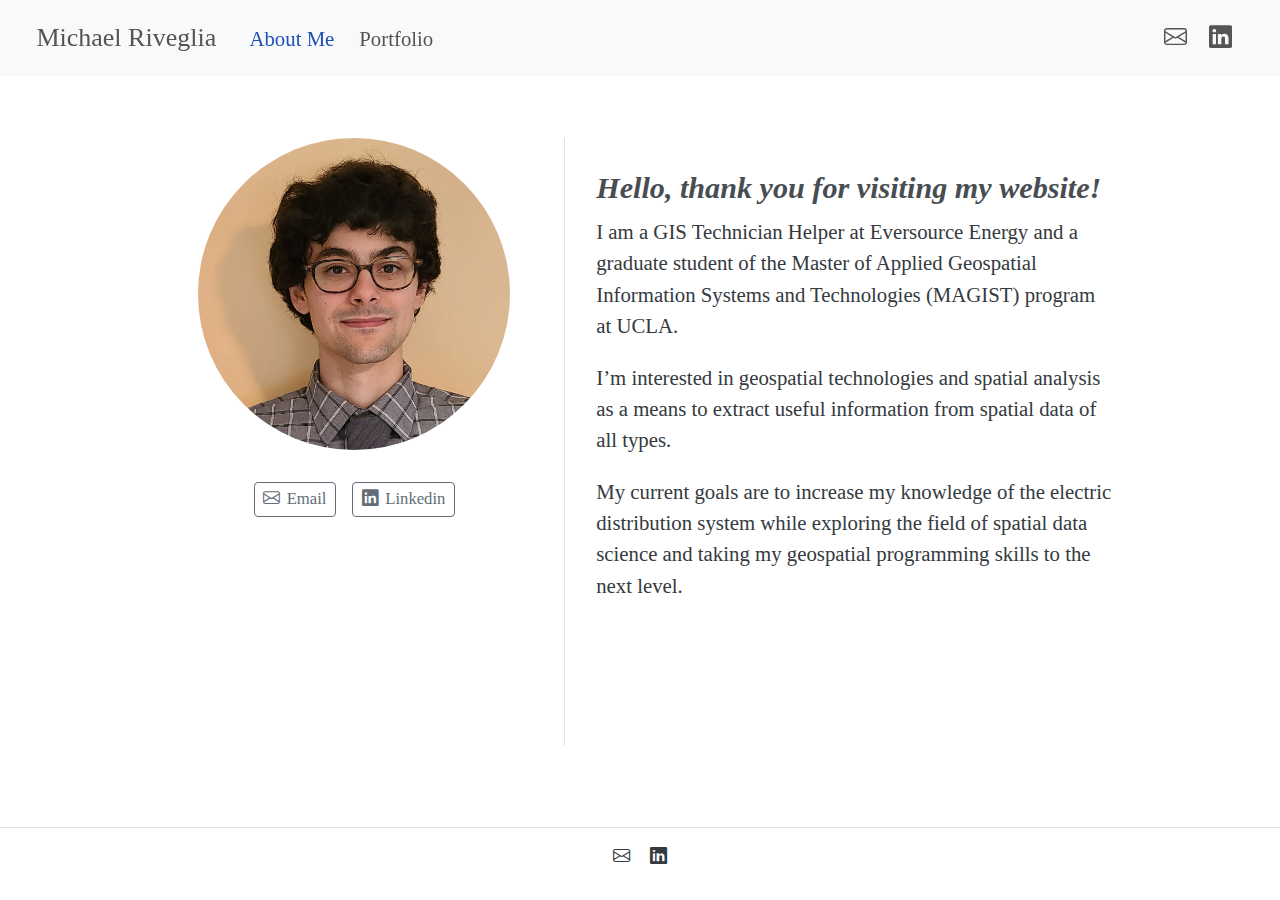
<file: docs/index.html>
<!DOCTYPE html>
<html xmlns="http://www.w3.org/1999/xhtml" lang="en" xml:lang="en"><head>

<meta charset="utf-8">
<meta name="generator" content="quarto-1.4.553">

<meta name="viewport" content="width=device-width, initial-scale=1.0, user-scalable=yes">


<title>Michael Riveglia</title>
<style>
code{white-space: pre-wrap;}
span.smallcaps{font-variant: small-caps;}
div.columns{display: flex; gap: min(4vw, 1.5em);}
div.column{flex: auto; overflow-x: auto;}
div.hanging-indent{margin-left: 1.5em; text-indent: -1.5em;}
ul.task-list{list-style: none;}
ul.task-list li input[type="checkbox"] {
  width: 0.8em;
  margin: 0 0.8em 0.2em -1em; /* quarto-specific, see https://github.com/quarto-dev/quarto-cli/issues/4556 */ 
  vertical-align: middle;
}
</style>


<script src="site_libs/quarto-nav/quarto-nav.js"></script>
<script src="site_libs/quarto-nav/headroom.min.js"></script>
<script src="site_libs/clipboard/clipboard.min.js"></script>
<script src="site_libs/quarto-search/autocomplete.umd.js"></script>
<script src="site_libs/quarto-search/fuse.min.js"></script>
<script src="site_libs/quarto-search/quarto-search.js"></script>
<meta name="quarto:offset" content="./">
<script src="site_libs/quarto-html/quarto.js"></script>
<script src="site_libs/quarto-html/popper.min.js"></script>
<script src="site_libs/quarto-html/tippy.umd.min.js"></script>
<link href="site_libs/quarto-html/tippy.css" rel="stylesheet">
<link href="site_libs/quarto-html/quarto-syntax-highlighting.css" rel="stylesheet" id="quarto-text-highlighting-styles">
<script src="site_libs/bootstrap/bootstrap.min.js"></script>
<link href="site_libs/bootstrap/bootstrap-icons.css" rel="stylesheet">
<link href="site_libs/bootstrap/bootstrap.min.css" rel="stylesheet" id="quarto-bootstrap" data-mode="light">
<script id="quarto-search-options" type="application/json">{
  "location": "sidebar",
  "copy-button": false,
  "collapse-after": 3,
  "panel-placement": "start",
  "type": "textbox",
  "limit": 50,
  "keyboard-shortcut": [
    "f",
    "/",
    "s"
  ],
  "language": {
    "search-no-results-text": "No results",
    "search-matching-documents-text": "matching documents",
    "search-copy-link-title": "Copy link to search",
    "search-hide-matches-text": "Hide additional matches",
    "search-more-match-text": "more match in this document",
    "search-more-matches-text": "more matches in this document",
    "search-clear-button-title": "Clear",
    "search-text-placeholder": "",
    "search-detached-cancel-button-title": "Cancel",
    "search-submit-button-title": "Submit",
    "search-label": "Search"
  }
}</script>


<link rel="stylesheet" href="styles.css">
</head>

<body class="nav-fixed fullcontent">

<div id="quarto-search-results"></div>
  <header id="quarto-header" class="headroom fixed-top">
    <nav class="navbar navbar-expand-lg " data-bs-theme="dark">
      <div class="navbar-container container-fluid">
      <div class="navbar-brand-container mx-auto">
    <a class="navbar-brand" href="./index.html">
    <span class="navbar-title">Michael Riveglia</span>
    </a>
  </div>
          <button class="navbar-toggler" type="button" data-bs-toggle="collapse" data-bs-target="#navbarCollapse" aria-controls="navbarCollapse" aria-expanded="false" aria-label="Toggle navigation" onclick="if (window.quartoToggleHeadroom) { window.quartoToggleHeadroom(); }">
  <span class="navbar-toggler-icon"></span>
</button>
          <div class="collapse navbar-collapse" id="navbarCollapse">
            <ul class="navbar-nav navbar-nav-scroll me-auto">
  <li class="nav-item">
    <a class="nav-link active" href="./index.html" aria-current="page"> 
<span class="menu-text">About Me</span></a>
  </li>  
  <li class="nav-item">
    <a class="nav-link" href="./portfolio.html"> 
<span class="menu-text">Portfolio</span></a>
  </li>  
</ul>
            <ul class="navbar-nav navbar-nav-scroll ms-auto">
  <li class="nav-item compact">
    <a class="nav-link" href="mailto:mfriveglia@gmail.com"> <i class="bi bi-envelope" role="img">
</i> 
<span class="menu-text"></span></a>
  </li>  
  <li class="nav-item compact">
    <a class="nav-link" href="https://www.linkedin.com/in/michael-riveglia/"> <i class="bi bi-linkedin" role="img">
</i> 
<span class="menu-text"></span></a>
  </li>  
</ul>
          </div> <!-- /navcollapse -->
          <div class="quarto-navbar-tools">
</div>
      </div> <!-- /container-fluid -->
    </nav>
</header>
<!-- content -->
<div id="quarto-content" class="quarto-container page-columns page-rows-contents page-layout-article page-navbar">
<!-- sidebar -->
<!-- margin-sidebar -->
    
<!-- main -->
<div class="quarto-about-trestles content">
  <div class="about-entity">
    <img src="Michael_Riveglia.png" class="about-image
  round " style="height: 15em; width: 15em;">
    <div class="about-links">
  <a href="mailto:mfriveglia@gmail.com" class="about-link" rel="" target="">
    <i class="bi bi-envelope"></i>
     <span class="about-link-text">Email</span>
  </a>
  <a href="https://www.linkedin.com/in/michael-riveglia/" class="about-link" rel="" target="">
    <i class="bi bi-linkedin"></i>
     <span class="about-link-text">Linkedin</span>
  </a>
</div>
  </div>
  <div class="about-contents"><main class="content" id="quarto-document-content">
<section id="hello-thank-you-for-visiting-my-website" class="level3">
<h3 data-anchor-id="hello-thank-you-for-visiting-my-website"><em>Hello, thank you for visiting my website!</em></h3>
<p>I am a GIS Technician Helper at Eversource Energy and a graduate student of the Master of Applied Geospatial Information Systems and Technologies (MAGIST) program at UCLA.</p>
<p>I’m interested in geospatial technologies and spatial analysis as a means to extract useful information from spatial data of all types.</p>
<p>My current goals are to increase my knowledge of the electric distribution system while exploring the field of spatial data science and taking my geospatial programming skills to the next level.</p>


</section>
</main></div>
</div>
 <!-- /main -->
<script id="quarto-html-after-body" type="application/javascript">
window.document.addEventListener("DOMContentLoaded", function (event) {
  const toggleBodyColorMode = (bsSheetEl) => {
    const mode = bsSheetEl.getAttribute("data-mode");
    const bodyEl = window.document.querySelector("body");
    if (mode === "dark") {
      bodyEl.classList.add("quarto-dark");
      bodyEl.classList.remove("quarto-light");
    } else {
      bodyEl.classList.add("quarto-light");
      bodyEl.classList.remove("quarto-dark");
    }
  }
  const toggleBodyColorPrimary = () => {
    const bsSheetEl = window.document.querySelector("link#quarto-bootstrap");
    if (bsSheetEl) {
      toggleBodyColorMode(bsSheetEl);
    }
  }
  toggleBodyColorPrimary();  
  const isCodeAnnotation = (el) => {
    for (const clz of el.classList) {
      if (clz.startsWith('code-annotation-')) {                     
        return true;
      }
    }
    return false;
  }
  const clipboard = new window.ClipboardJS('.code-copy-button', {
    text: function(trigger) {
      const codeEl = trigger.previousElementSibling.cloneNode(true);
      for (const childEl of codeEl.children) {
        if (isCodeAnnotation(childEl)) {
          childEl.remove();
        }
      }
      return codeEl.innerText;
    }
  });
  clipboard.on('success', function(e) {
    // button target
    const button = e.trigger;
    // don't keep focus
    button.blur();
    // flash "checked"
    button.classList.add('code-copy-button-checked');
    var currentTitle = button.getAttribute("title");
    button.setAttribute("title", "Copied!");
    let tooltip;
    if (window.bootstrap) {
      button.setAttribute("data-bs-toggle", "tooltip");
      button.setAttribute("data-bs-placement", "left");
      button.setAttribute("data-bs-title", "Copied!");
      tooltip = new bootstrap.Tooltip(button, 
        { trigger: "manual", 
          customClass: "code-copy-button-tooltip",
          offset: [0, -8]});
      tooltip.show();    
    }
    setTimeout(function() {
      if (tooltip) {
        tooltip.hide();
        button.removeAttribute("data-bs-title");
        button.removeAttribute("data-bs-toggle");
        button.removeAttribute("data-bs-placement");
      }
      button.setAttribute("title", currentTitle);
      button.classList.remove('code-copy-button-checked');
    }, 1000);
    // clear code selection
    e.clearSelection();
  });
    var localhostRegex = new RegExp(/^(?:http|https):\/\/localhost\:?[0-9]*\//);
    var mailtoRegex = new RegExp(/^mailto:/);
      var filterRegex = new RegExp('/' + window.location.host + '/');
    var isInternal = (href) => {
        return filterRegex.test(href) || localhostRegex.test(href) || mailtoRegex.test(href);
    }
    // Inspect non-navigation links and adorn them if external
 	var links = window.document.querySelectorAll('a[href]:not(.nav-link):not(.navbar-brand):not(.toc-action):not(.sidebar-link):not(.sidebar-item-toggle):not(.pagination-link):not(.no-external):not([aria-hidden]):not(.dropdown-item):not(.quarto-navigation-tool)');
    for (var i=0; i<links.length; i++) {
      const link = links[i];
      if (!isInternal(link.href)) {
        // undo the damage that might have been done by quarto-nav.js in the case of
        // links that we want to consider external
        if (link.dataset.originalHref !== undefined) {
          link.href = link.dataset.originalHref;
        }
      }
    }
  function tippyHover(el, contentFn, onTriggerFn, onUntriggerFn) {
    const config = {
      allowHTML: true,
      maxWidth: 500,
      delay: 100,
      arrow: false,
      appendTo: function(el) {
          return el.parentElement;
      },
      interactive: true,
      interactiveBorder: 10,
      theme: 'quarto',
      placement: 'bottom-start',
    };
    if (contentFn) {
      config.content = contentFn;
    }
    if (onTriggerFn) {
      config.onTrigger = onTriggerFn;
    }
    if (onUntriggerFn) {
      config.onUntrigger = onUntriggerFn;
    }
    window.tippy(el, config); 
  }
  const noterefs = window.document.querySelectorAll('a[role="doc-noteref"]');
  for (var i=0; i<noterefs.length; i++) {
    const ref = noterefs[i];
    tippyHover(ref, function() {
      // use id or data attribute instead here
      let href = ref.getAttribute('data-footnote-href') || ref.getAttribute('href');
      try { href = new URL(href).hash; } catch {}
      const id = href.replace(/^#\/?/, "");
      const note = window.document.getElementById(id);
      if (note) {
        return note.innerHTML;
      } else {
        return "";
      }
    });
  }
  const xrefs = window.document.querySelectorAll('a.quarto-xref');
  const processXRef = (id, note) => {
    // Strip column container classes
    const stripColumnClz = (el) => {
      el.classList.remove("page-full", "page-columns");
      if (el.children) {
        for (const child of el.children) {
          stripColumnClz(child);
        }
      }
    }
    stripColumnClz(note)
    if (id === null || id.startsWith('sec-')) {
      // Special case sections, only their first couple elements
      const container = document.createElement("div");
      if (note.children && note.children.length > 2) {
        container.appendChild(note.children[0].cloneNode(true));
        for (let i = 1; i < note.children.length; i++) {
          const child = note.children[i];
          if (child.tagName === "P" && child.innerText === "") {
            continue;
          } else {
            container.appendChild(child.cloneNode(true));
            break;
          }
        }
        if (window.Quarto?.typesetMath) {
          window.Quarto.typesetMath(container);
        }
        return container.innerHTML
      } else {
        if (window.Quarto?.typesetMath) {
          window.Quarto.typesetMath(note);
        }
        return note.innerHTML;
      }
    } else {
      // Remove any anchor links if they are present
      const anchorLink = note.querySelector('a.anchorjs-link');
      if (anchorLink) {
        anchorLink.remove();
      }
      if (window.Quarto?.typesetMath) {
        window.Quarto.typesetMath(note);
      }
      // TODO in 1.5, we should make sure this works without a callout special case
      if (note.classList.contains("callout")) {
        return note.outerHTML;
      } else {
        return note.innerHTML;
      }
    }
  }
  for (var i=0; i<xrefs.length; i++) {
    const xref = xrefs[i];
    tippyHover(xref, undefined, function(instance) {
      instance.disable();
      let url = xref.getAttribute('href');
      let hash = undefined; 
      if (url.startsWith('#')) {
        hash = url;
      } else {
        try { hash = new URL(url).hash; } catch {}
      }
      if (hash) {
        const id = hash.replace(/^#\/?/, "");
        const note = window.document.getElementById(id);
        if (note !== null) {
          try {
            const html = processXRef(id, note.cloneNode(true));
            instance.setContent(html);
          } finally {
            instance.enable();
            instance.show();
          }
        } else {
          // See if we can fetch this
          fetch(url.split('#')[0])
          .then(res => res.text())
          .then(html => {
            const parser = new DOMParser();
            const htmlDoc = parser.parseFromString(html, "text/html");
            const note = htmlDoc.getElementById(id);
            if (note !== null) {
              const html = processXRef(id, note);
              instance.setContent(html);
            } 
          }).finally(() => {
            instance.enable();
            instance.show();
          });
        }
      } else {
        // See if we can fetch a full url (with no hash to target)
        // This is a special case and we should probably do some content thinning / targeting
        fetch(url)
        .then(res => res.text())
        .then(html => {
          const parser = new DOMParser();
          const htmlDoc = parser.parseFromString(html, "text/html");
          const note = htmlDoc.querySelector('main.content');
          if (note !== null) {
            // This should only happen for chapter cross references
            // (since there is no id in the URL)
            // remove the first header
            if (note.children.length > 0 && note.children[0].tagName === "HEADER") {
              note.children[0].remove();
            }
            const html = processXRef(null, note);
            instance.setContent(html);
          } 
        }).finally(() => {
          instance.enable();
          instance.show();
        });
      }
    }, function(instance) {
    });
  }
      let selectedAnnoteEl;
      const selectorForAnnotation = ( cell, annotation) => {
        let cellAttr = 'data-code-cell="' + cell + '"';
        let lineAttr = 'data-code-annotation="' +  annotation + '"';
        const selector = 'span[' + cellAttr + '][' + lineAttr + ']';
        return selector;
      }
      const selectCodeLines = (annoteEl) => {
        const doc = window.document;
        const targetCell = annoteEl.getAttribute("data-target-cell");
        const targetAnnotation = annoteEl.getAttribute("data-target-annotation");
        const annoteSpan = window.document.querySelector(selectorForAnnotation(targetCell, targetAnnotation));
        const lines = annoteSpan.getAttribute("data-code-lines").split(",");
        const lineIds = lines.map((line) => {
          return targetCell + "-" + line;
        })
        let top = null;
        let height = null;
        let parent = null;
        if (lineIds.length > 0) {
            //compute the position of the single el (top and bottom and make a div)
            const el = window.document.getElementById(lineIds[0]);
            top = el.offsetTop;
            height = el.offsetHeight;
            parent = el.parentElement.parentElement;
          if (lineIds.length > 1) {
            const lastEl = window.document.getElementById(lineIds[lineIds.length - 1]);
            const bottom = lastEl.offsetTop + lastEl.offsetHeight;
            height = bottom - top;
          }
          if (top !== null && height !== null && parent !== null) {
            // cook up a div (if necessary) and position it 
            let div = window.document.getElementById("code-annotation-line-highlight");
            if (div === null) {
              div = window.document.createElement("div");
              div.setAttribute("id", "code-annotation-line-highlight");
              div.style.position = 'absolute';
              parent.appendChild(div);
            }
            div.style.top = top - 2 + "px";
            div.style.height = height + 4 + "px";
            div.style.left = 0;
            let gutterDiv = window.document.getElementById("code-annotation-line-highlight-gutter");
            if (gutterDiv === null) {
              gutterDiv = window.document.createElement("div");
              gutterDiv.setAttribute("id", "code-annotation-line-highlight-gutter");
              gutterDiv.style.position = 'absolute';
              const codeCell = window.document.getElementById(targetCell);
              const gutter = codeCell.querySelector('.code-annotation-gutter');
              gutter.appendChild(gutterDiv);
            }
            gutterDiv.style.top = top - 2 + "px";
            gutterDiv.style.height = height + 4 + "px";
          }
          selectedAnnoteEl = annoteEl;
        }
      };
      const unselectCodeLines = () => {
        const elementsIds = ["code-annotation-line-highlight", "code-annotation-line-highlight-gutter"];
        elementsIds.forEach((elId) => {
          const div = window.document.getElementById(elId);
          if (div) {
            div.remove();
          }
        });
        selectedAnnoteEl = undefined;
      };
        // Handle positioning of the toggle
    window.addEventListener(
      "resize",
      throttle(() => {
        elRect = undefined;
        if (selectedAnnoteEl) {
          selectCodeLines(selectedAnnoteEl);
        }
      }, 10)
    );
    function throttle(fn, ms) {
    let throttle = false;
    let timer;
      return (...args) => {
        if(!throttle) { // first call gets through
            fn.apply(this, args);
            throttle = true;
        } else { // all the others get throttled
            if(timer) clearTimeout(timer); // cancel #2
            timer = setTimeout(() => {
              fn.apply(this, args);
              timer = throttle = false;
            }, ms);
        }
      };
    }
      // Attach click handler to the DT
      const annoteDls = window.document.querySelectorAll('dt[data-target-cell]');
      for (const annoteDlNode of annoteDls) {
        annoteDlNode.addEventListener('click', (event) => {
          const clickedEl = event.target;
          if (clickedEl !== selectedAnnoteEl) {
            unselectCodeLines();
            const activeEl = window.document.querySelector('dt[data-target-cell].code-annotation-active');
            if (activeEl) {
              activeEl.classList.remove('code-annotation-active');
            }
            selectCodeLines(clickedEl);
            clickedEl.classList.add('code-annotation-active');
          } else {
            // Unselect the line
            unselectCodeLines();
            clickedEl.classList.remove('code-annotation-active');
          }
        });
      }
  const findCites = (el) => {
    const parentEl = el.parentElement;
    if (parentEl) {
      const cites = parentEl.dataset.cites;
      if (cites) {
        return {
          el,
          cites: cites.split(' ')
        };
      } else {
        return findCites(el.parentElement)
      }
    } else {
      return undefined;
    }
  };
  var bibliorefs = window.document.querySelectorAll('a[role="doc-biblioref"]');
  for (var i=0; i<bibliorefs.length; i++) {
    const ref = bibliorefs[i];
    const citeInfo = findCites(ref);
    if (citeInfo) {
      tippyHover(citeInfo.el, function() {
        var popup = window.document.createElement('div');
        citeInfo.cites.forEach(function(cite) {
          var citeDiv = window.document.createElement('div');
          citeDiv.classList.add('hanging-indent');
          citeDiv.classList.add('csl-entry');
          var biblioDiv = window.document.getElementById('ref-' + cite);
          if (biblioDiv) {
            citeDiv.innerHTML = biblioDiv.innerHTML;
          }
          popup.appendChild(citeDiv);
        });
        return popup.innerHTML;
      });
    }
  }
});
</script>
</div> <!-- /content -->
<footer class="footer">
  <div class="nav-footer">
    <div class="nav-footer-left">
      &nbsp;
    </div>   
    <div class="nav-footer-center">
      <ul class="footer-items list-unstyled">
    <li class="nav-item compact">
    <a class="nav-link" href="mailto:mfriveglia@gmail.com">
      <i class="bi bi-envelope" role="img">
</i> 
    </a>
  </li>  
    <li class="nav-item compact">
    <a class="nav-link" href="https://www.linkedin.com/in/michael-riveglia/">
      <i class="bi bi-linkedin" role="img">
</i> 
    </a>
  </li>  
</ul>
    </div>
    <div class="nav-footer-right">
      &nbsp;
    </div>
  </div>
</footer>




</body></html>
</file>
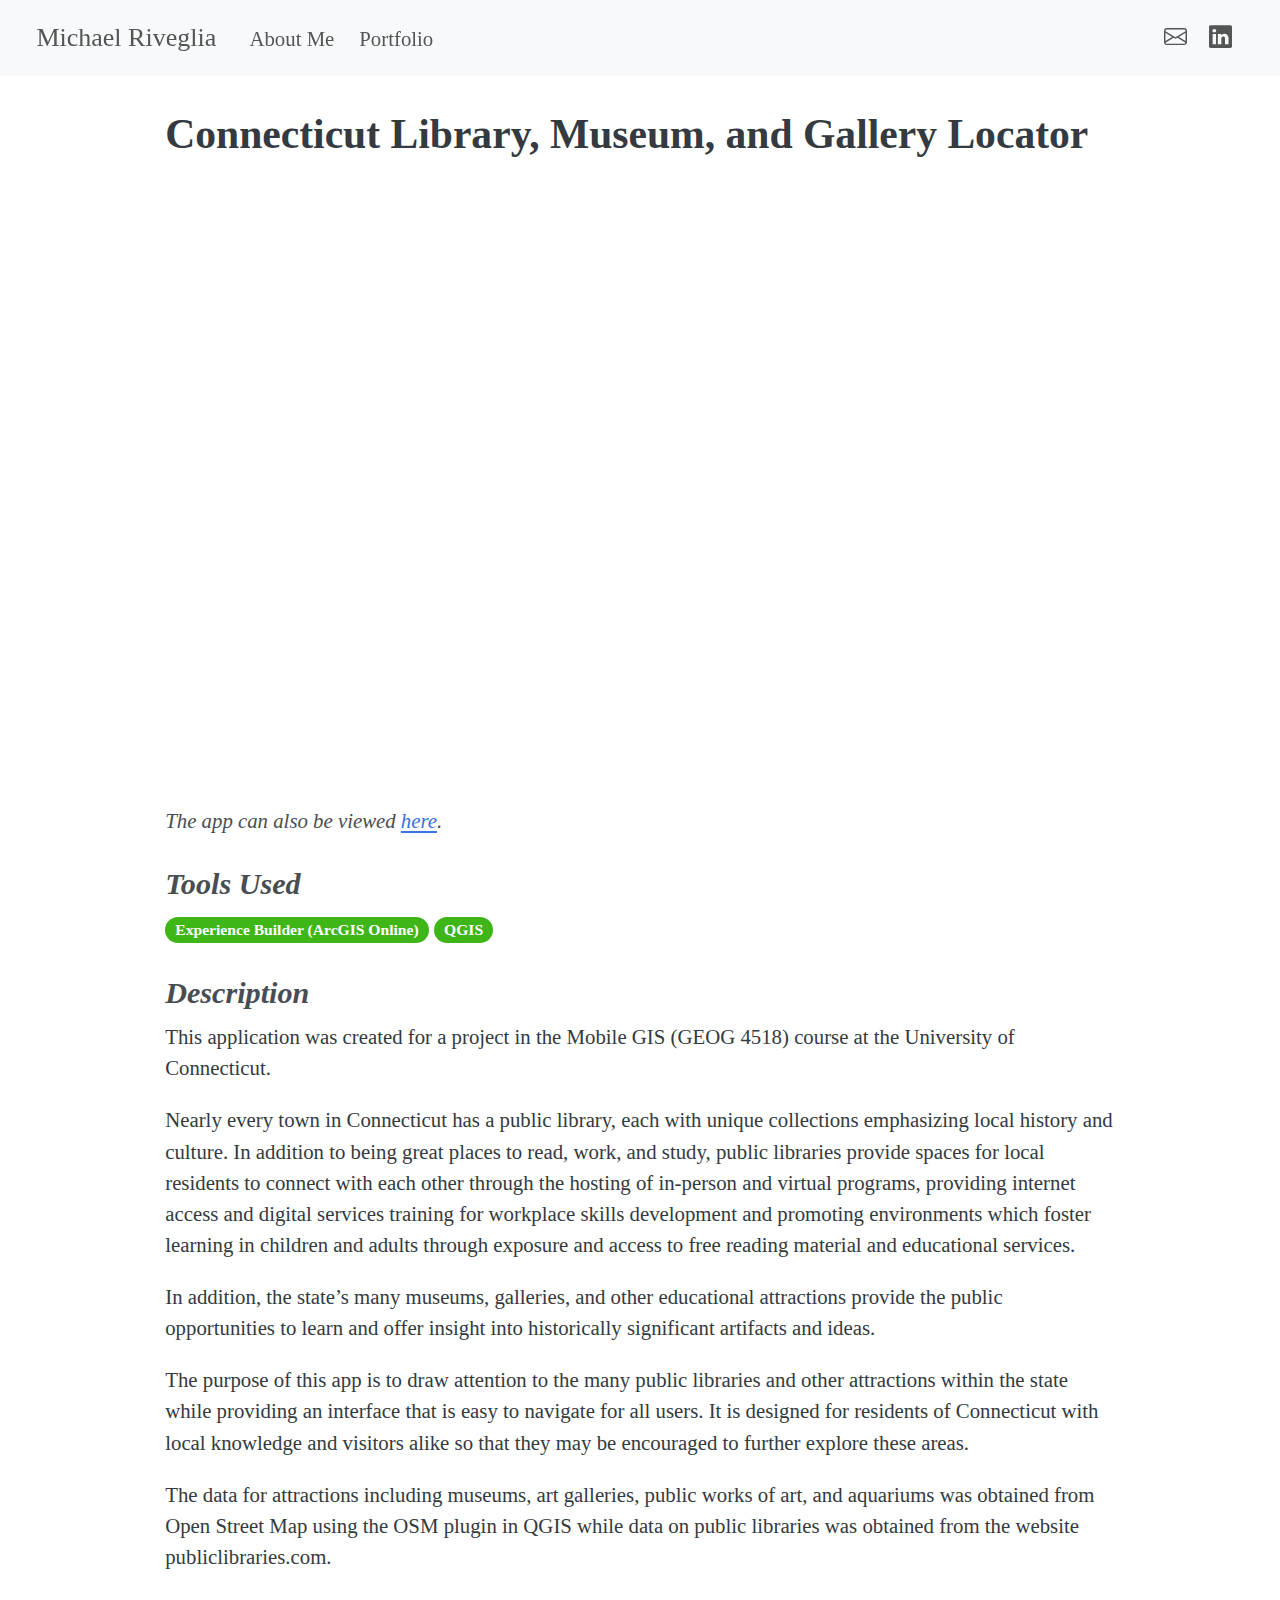
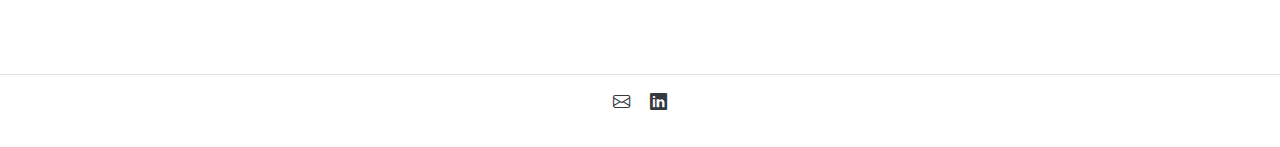
<file: docs/ct-library-museum-locator-app.html>
<!DOCTYPE html>
<html xmlns="http://www.w3.org/1999/xhtml" lang="en" xml:lang="en"><head>

<meta charset="utf-8">
<meta name="generator" content="quarto-1.4.553">

<meta name="viewport" content="width=device-width, initial-scale=1.0, user-scalable=yes">


<title>Michael Riveglia - Connecticut Library, Museum, and Gallery Locator</title>
<style>
code{white-space: pre-wrap;}
span.smallcaps{font-variant: small-caps;}
div.columns{display: flex; gap: min(4vw, 1.5em);}
div.column{flex: auto; overflow-x: auto;}
div.hanging-indent{margin-left: 1.5em; text-indent: -1.5em;}
ul.task-list{list-style: none;}
ul.task-list li input[type="checkbox"] {
  width: 0.8em;
  margin: 0 0.8em 0.2em -1em; /* quarto-specific, see https://github.com/quarto-dev/quarto-cli/issues/4556 */ 
  vertical-align: middle;
}
</style>


<script src="site_libs/quarto-nav/quarto-nav.js"></script>
<script src="site_libs/quarto-nav/headroom.min.js"></script>
<script src="site_libs/clipboard/clipboard.min.js"></script>
<script src="site_libs/quarto-search/autocomplete.umd.js"></script>
<script src="site_libs/quarto-search/fuse.min.js"></script>
<script src="site_libs/quarto-search/quarto-search.js"></script>
<meta name="quarto:offset" content="./">
<script src="site_libs/quarto-html/quarto.js"></script>
<script src="site_libs/quarto-html/popper.min.js"></script>
<script src="site_libs/quarto-html/tippy.umd.min.js"></script>
<script src="site_libs/quarto-html/anchor.min.js"></script>
<link href="site_libs/quarto-html/tippy.css" rel="stylesheet">
<link href="site_libs/quarto-html/quarto-syntax-highlighting.css" rel="stylesheet" id="quarto-text-highlighting-styles">
<script src="site_libs/bootstrap/bootstrap.min.js"></script>
<link href="site_libs/bootstrap/bootstrap-icons.css" rel="stylesheet">
<link href="site_libs/bootstrap/bootstrap.min.css" rel="stylesheet" id="quarto-bootstrap" data-mode="light">
<script id="quarto-search-options" type="application/json">{
  "location": "sidebar",
  "copy-button": false,
  "collapse-after": 3,
  "panel-placement": "start",
  "type": "textbox",
  "limit": 50,
  "keyboard-shortcut": [
    "f",
    "/",
    "s"
  ],
  "language": {
    "search-no-results-text": "No results",
    "search-matching-documents-text": "matching documents",
    "search-copy-link-title": "Copy link to search",
    "search-hide-matches-text": "Hide additional matches",
    "search-more-match-text": "more match in this document",
    "search-more-matches-text": "more matches in this document",
    "search-clear-button-title": "Clear",
    "search-text-placeholder": "",
    "search-detached-cancel-button-title": "Cancel",
    "search-submit-button-title": "Submit",
    "search-label": "Search"
  }
}</script>


<link rel="stylesheet" href="styles.css">
</head>

<body class="nav-fixed fullcontent">

<div id="quarto-search-results"></div>
  <header id="quarto-header" class="headroom fixed-top">
    <nav class="navbar navbar-expand-lg " data-bs-theme="dark">
      <div class="navbar-container container-fluid">
      <div class="navbar-brand-container mx-auto">
    <a class="navbar-brand" href="./index.html">
    <span class="navbar-title">Michael Riveglia</span>
    </a>
  </div>
          <button class="navbar-toggler" type="button" data-bs-toggle="collapse" data-bs-target="#navbarCollapse" aria-controls="navbarCollapse" aria-expanded="false" aria-label="Toggle navigation" onclick="if (window.quartoToggleHeadroom) { window.quartoToggleHeadroom(); }">
  <span class="navbar-toggler-icon"></span>
</button>
          <div class="collapse navbar-collapse" id="navbarCollapse">
            <ul class="navbar-nav navbar-nav-scroll me-auto">
  <li class="nav-item">
    <a class="nav-link" href="./index.html"> 
<span class="menu-text">About Me</span></a>
  </li>  
  <li class="nav-item">
    <a class="nav-link" href="./portfolio.html"> 
<span class="menu-text">Portfolio</span></a>
  </li>  
</ul>
            <ul class="navbar-nav navbar-nav-scroll ms-auto">
  <li class="nav-item compact">
    <a class="nav-link" href="mailto:mfriveglia@gmail.com"> <i class="bi bi-envelope" role="img">
</i> 
<span class="menu-text"></span></a>
  </li>  
  <li class="nav-item compact">
    <a class="nav-link" href="https://www.linkedin.com/in/michael-riveglia/"> <i class="bi bi-linkedin" role="img">
</i> 
<span class="menu-text"></span></a>
  </li>  
</ul>
          </div> <!-- /navcollapse -->
          <div class="quarto-navbar-tools">
</div>
      </div> <!-- /container-fluid -->
    </nav>
</header>
<!-- content -->
<div id="quarto-content" class="quarto-container page-columns page-rows-contents page-layout-article page-navbar">
<!-- sidebar -->
<!-- margin-sidebar -->
    
<!-- main -->
<main class="content" id="quarto-document-content">

<header id="title-block-header" class="quarto-title-block default">
<div class="quarto-title">
<h1 class="title">Connecticut Library, Museum, and Gallery Locator</h1>
</div>



<div class="quarto-title-meta">

    
  
    
  </div>
  


</header>


<iframe width="1100" height="600" src="https://experience.arcgis.com/experience/70f3332436f3483bb81a58bc0baadd81/" title="CT Library, Museum, Gallery Locator App"></iframe>
<section id="the-app-can-also-be-viewed-here." class="level6">
<h6 class="anchored" data-anchor-id="the-app-can-also-be-viewed-here."><em>The app can also be viewed <a href="https://experience.arcgis.com/experience/70f3332436f3483bb81a58bc0baadd81/">here</a>.</em></h6>
</section>
<section id="tools-used" class="level3">
<h3 class="anchored" data-anchor-id="tools-used"><em>Tools Used</em></h3>
<p><span class="badge rounded-pill bg-success">Experience Builder (ArcGIS Online)</span> <span class="badge rounded-pill bg-success">QGIS</span></p>
</section>
<section id="description" class="level3">
<h3 class="anchored" data-anchor-id="description"><em>Description</em></h3>
<p>This application was created for a project in the Mobile GIS (GEOG 4518) course at the University of Connecticut.</p>
<p>Nearly every town in Connecticut has a public library, each with unique collections emphasizing local history and culture. In addition to being great places to read, work, and study, public libraries provide spaces for local residents to connect with each other through the hosting of in-person and virtual programs, providing internet access and digital services training for workplace skills development and promoting environments which foster learning in children and adults through exposure and access to free reading material and educational services.</p>
<p>In addition, the state’s many museums, galleries, and other educational attractions provide the public opportunities to learn and offer insight into historically significant artifacts and ideas.</p>
<p>The purpose of this app is to draw attention to the many public libraries and other attractions within the state while providing an interface that is easy to navigate for all users. It is designed for residents of Connecticut with local knowledge and visitors alike so that they may be encouraged to further explore these areas.</p>
<p>The data for attractions including museums, art galleries, public works of art, and aquariums was obtained from Open Street Map using the OSM plugin in QGIS while data on public libraries was obtained from the website publiclibraries.com.</p>


</section>

</main> <!-- /main -->
<script id="quarto-html-after-body" type="application/javascript">
window.document.addEventListener("DOMContentLoaded", function (event) {
  const toggleBodyColorMode = (bsSheetEl) => {
    const mode = bsSheetEl.getAttribute("data-mode");
    const bodyEl = window.document.querySelector("body");
    if (mode === "dark") {
      bodyEl.classList.add("quarto-dark");
      bodyEl.classList.remove("quarto-light");
    } else {
      bodyEl.classList.add("quarto-light");
      bodyEl.classList.remove("quarto-dark");
    }
  }
  const toggleBodyColorPrimary = () => {
    const bsSheetEl = window.document.querySelector("link#quarto-bootstrap");
    if (bsSheetEl) {
      toggleBodyColorMode(bsSheetEl);
    }
  }
  toggleBodyColorPrimary();  
  const icon = "";
  const anchorJS = new window.AnchorJS();
  anchorJS.options = {
    placement: 'right',
    icon: icon
  };
  anchorJS.add('.anchored');
  const isCodeAnnotation = (el) => {
    for (const clz of el.classList) {
      if (clz.startsWith('code-annotation-')) {                     
        return true;
      }
    }
    return false;
  }
  const clipboard = new window.ClipboardJS('.code-copy-button', {
    text: function(trigger) {
      const codeEl = trigger.previousElementSibling.cloneNode(true);
      for (const childEl of codeEl.children) {
        if (isCodeAnnotation(childEl)) {
          childEl.remove();
        }
      }
      return codeEl.innerText;
    }
  });
  clipboard.on('success', function(e) {
    // button target
    const button = e.trigger;
    // don't keep focus
    button.blur();
    // flash "checked"
    button.classList.add('code-copy-button-checked');
    var currentTitle = button.getAttribute("title");
    button.setAttribute("title", "Copied!");
    let tooltip;
    if (window.bootstrap) {
      button.setAttribute("data-bs-toggle", "tooltip");
      button.setAttribute("data-bs-placement", "left");
      button.setAttribute("data-bs-title", "Copied!");
      tooltip = new bootstrap.Tooltip(button, 
        { trigger: "manual", 
          customClass: "code-copy-button-tooltip",
          offset: [0, -8]});
      tooltip.show();    
    }
    setTimeout(function() {
      if (tooltip) {
        tooltip.hide();
        button.removeAttribute("data-bs-title");
        button.removeAttribute("data-bs-toggle");
        button.removeAttribute("data-bs-placement");
      }
      button.setAttribute("title", currentTitle);
      button.classList.remove('code-copy-button-checked');
    }, 1000);
    // clear code selection
    e.clearSelection();
  });
    var localhostRegex = new RegExp(/^(?:http|https):\/\/localhost\:?[0-9]*\//);
    var mailtoRegex = new RegExp(/^mailto:/);
      var filterRegex = new RegExp('/' + window.location.host + '/');
    var isInternal = (href) => {
        return filterRegex.test(href) || localhostRegex.test(href) || mailtoRegex.test(href);
    }
    // Inspect non-navigation links and adorn them if external
 	var links = window.document.querySelectorAll('a[href]:not(.nav-link):not(.navbar-brand):not(.toc-action):not(.sidebar-link):not(.sidebar-item-toggle):not(.pagination-link):not(.no-external):not([aria-hidden]):not(.dropdown-item):not(.quarto-navigation-tool)');
    for (var i=0; i<links.length; i++) {
      const link = links[i];
      if (!isInternal(link.href)) {
        // undo the damage that might have been done by quarto-nav.js in the case of
        // links that we want to consider external
        if (link.dataset.originalHref !== undefined) {
          link.href = link.dataset.originalHref;
        }
      }
    }
  function tippyHover(el, contentFn, onTriggerFn, onUntriggerFn) {
    const config = {
      allowHTML: true,
      maxWidth: 500,
      delay: 100,
      arrow: false,
      appendTo: function(el) {
          return el.parentElement;
      },
      interactive: true,
      interactiveBorder: 10,
      theme: 'quarto',
      placement: 'bottom-start',
    };
    if (contentFn) {
      config.content = contentFn;
    }
    if (onTriggerFn) {
      config.onTrigger = onTriggerFn;
    }
    if (onUntriggerFn) {
      config.onUntrigger = onUntriggerFn;
    }
    window.tippy(el, config); 
  }
  const noterefs = window.document.querySelectorAll('a[role="doc-noteref"]');
  for (var i=0; i<noterefs.length; i++) {
    const ref = noterefs[i];
    tippyHover(ref, function() {
      // use id or data attribute instead here
      let href = ref.getAttribute('data-footnote-href') || ref.getAttribute('href');
      try { href = new URL(href).hash; } catch {}
      const id = href.replace(/^#\/?/, "");
      const note = window.document.getElementById(id);
      if (note) {
        return note.innerHTML;
      } else {
        return "";
      }
    });
  }
  const xrefs = window.document.querySelectorAll('a.quarto-xref');
  const processXRef = (id, note) => {
    // Strip column container classes
    const stripColumnClz = (el) => {
      el.classList.remove("page-full", "page-columns");
      if (el.children) {
        for (const child of el.children) {
          stripColumnClz(child);
        }
      }
    }
    stripColumnClz(note)
    if (id === null || id.startsWith('sec-')) {
      // Special case sections, only their first couple elements
      const container = document.createElement("div");
      if (note.children && note.children.length > 2) {
        container.appendChild(note.children[0].cloneNode(true));
        for (let i = 1; i < note.children.length; i++) {
          const child = note.children[i];
          if (child.tagName === "P" && child.innerText === "") {
            continue;
          } else {
            container.appendChild(child.cloneNode(true));
            break;
          }
        }
        if (window.Quarto?.typesetMath) {
          window.Quarto.typesetMath(container);
        }
        return container.innerHTML
      } else {
        if (window.Quarto?.typesetMath) {
          window.Quarto.typesetMath(note);
        }
        return note.innerHTML;
      }
    } else {
      // Remove any anchor links if they are present
      const anchorLink = note.querySelector('a.anchorjs-link');
      if (anchorLink) {
        anchorLink.remove();
      }
      if (window.Quarto?.typesetMath) {
        window.Quarto.typesetMath(note);
      }
      // TODO in 1.5, we should make sure this works without a callout special case
      if (note.classList.contains("callout")) {
        return note.outerHTML;
      } else {
        return note.innerHTML;
      }
    }
  }
  for (var i=0; i<xrefs.length; i++) {
    const xref = xrefs[i];
    tippyHover(xref, undefined, function(instance) {
      instance.disable();
      let url = xref.getAttribute('href');
      let hash = undefined; 
      if (url.startsWith('#')) {
        hash = url;
      } else {
        try { hash = new URL(url).hash; } catch {}
      }
      if (hash) {
        const id = hash.replace(/^#\/?/, "");
        const note = window.document.getElementById(id);
        if (note !== null) {
          try {
            const html = processXRef(id, note.cloneNode(true));
            instance.setContent(html);
          } finally {
            instance.enable();
            instance.show();
          }
        } else {
          // See if we can fetch this
          fetch(url.split('#')[0])
          .then(res => res.text())
          .then(html => {
            const parser = new DOMParser();
            const htmlDoc = parser.parseFromString(html, "text/html");
            const note = htmlDoc.getElementById(id);
            if (note !== null) {
              const html = processXRef(id, note);
              instance.setContent(html);
            } 
          }).finally(() => {
            instance.enable();
            instance.show();
          });
        }
      } else {
        // See if we can fetch a full url (with no hash to target)
        // This is a special case and we should probably do some content thinning / targeting
        fetch(url)
        .then(res => res.text())
        .then(html => {
          const parser = new DOMParser();
          const htmlDoc = parser.parseFromString(html, "text/html");
          const note = htmlDoc.querySelector('main.content');
          if (note !== null) {
            // This should only happen for chapter cross references
            // (since there is no id in the URL)
            // remove the first header
            if (note.children.length > 0 && note.children[0].tagName === "HEADER") {
              note.children[0].remove();
            }
            const html = processXRef(null, note);
            instance.setContent(html);
          } 
        }).finally(() => {
          instance.enable();
          instance.show();
        });
      }
    }, function(instance) {
    });
  }
      let selectedAnnoteEl;
      const selectorForAnnotation = ( cell, annotation) => {
        let cellAttr = 'data-code-cell="' + cell + '"';
        let lineAttr = 'data-code-annotation="' +  annotation + '"';
        const selector = 'span[' + cellAttr + '][' + lineAttr + ']';
        return selector;
      }
      const selectCodeLines = (annoteEl) => {
        const doc = window.document;
        const targetCell = annoteEl.getAttribute("data-target-cell");
        const targetAnnotation = annoteEl.getAttribute("data-target-annotation");
        const annoteSpan = window.document.querySelector(selectorForAnnotation(targetCell, targetAnnotation));
        const lines = annoteSpan.getAttribute("data-code-lines").split(",");
        const lineIds = lines.map((line) => {
          return targetCell + "-" + line;
        })
        let top = null;
        let height = null;
        let parent = null;
        if (lineIds.length > 0) {
            //compute the position of the single el (top and bottom and make a div)
            const el = window.document.getElementById(lineIds[0]);
            top = el.offsetTop;
            height = el.offsetHeight;
            parent = el.parentElement.parentElement;
          if (lineIds.length > 1) {
            const lastEl = window.document.getElementById(lineIds[lineIds.length - 1]);
            const bottom = lastEl.offsetTop + lastEl.offsetHeight;
            height = bottom - top;
          }
          if (top !== null && height !== null && parent !== null) {
            // cook up a div (if necessary) and position it 
            let div = window.document.getElementById("code-annotation-line-highlight");
            if (div === null) {
              div = window.document.createElement("div");
              div.setAttribute("id", "code-annotation-line-highlight");
              div.style.position = 'absolute';
              parent.appendChild(div);
            }
            div.style.top = top - 2 + "px";
            div.style.height = height + 4 + "px";
            div.style.left = 0;
            let gutterDiv = window.document.getElementById("code-annotation-line-highlight-gutter");
            if (gutterDiv === null) {
              gutterDiv = window.document.createElement("div");
              gutterDiv.setAttribute("id", "code-annotation-line-highlight-gutter");
              gutterDiv.style.position = 'absolute';
              const codeCell = window.document.getElementById(targetCell);
              const gutter = codeCell.querySelector('.code-annotation-gutter');
              gutter.appendChild(gutterDiv);
            }
            gutterDiv.style.top = top - 2 + "px";
            gutterDiv.style.height = height + 4 + "px";
          }
          selectedAnnoteEl = annoteEl;
        }
      };
      const unselectCodeLines = () => {
        const elementsIds = ["code-annotation-line-highlight", "code-annotation-line-highlight-gutter"];
        elementsIds.forEach((elId) => {
          const div = window.document.getElementById(elId);
          if (div) {
            div.remove();
          }
        });
        selectedAnnoteEl = undefined;
      };
        // Handle positioning of the toggle
    window.addEventListener(
      "resize",
      throttle(() => {
        elRect = undefined;
        if (selectedAnnoteEl) {
          selectCodeLines(selectedAnnoteEl);
        }
      }, 10)
    );
    function throttle(fn, ms) {
    let throttle = false;
    let timer;
      return (...args) => {
        if(!throttle) { // first call gets through
            fn.apply(this, args);
            throttle = true;
        } else { // all the others get throttled
            if(timer) clearTimeout(timer); // cancel #2
            timer = setTimeout(() => {
              fn.apply(this, args);
              timer = throttle = false;
            }, ms);
        }
      };
    }
      // Attach click handler to the DT
      const annoteDls = window.document.querySelectorAll('dt[data-target-cell]');
      for (const annoteDlNode of annoteDls) {
        annoteDlNode.addEventListener('click', (event) => {
          const clickedEl = event.target;
          if (clickedEl !== selectedAnnoteEl) {
            unselectCodeLines();
            const activeEl = window.document.querySelector('dt[data-target-cell].code-annotation-active');
            if (activeEl) {
              activeEl.classList.remove('code-annotation-active');
            }
            selectCodeLines(clickedEl);
            clickedEl.classList.add('code-annotation-active');
          } else {
            // Unselect the line
            unselectCodeLines();
            clickedEl.classList.remove('code-annotation-active');
          }
        });
      }
  const findCites = (el) => {
    const parentEl = el.parentElement;
    if (parentEl) {
      const cites = parentEl.dataset.cites;
      if (cites) {
        return {
          el,
          cites: cites.split(' ')
        };
      } else {
        return findCites(el.parentElement)
      }
    } else {
      return undefined;
    }
  };
  var bibliorefs = window.document.querySelectorAll('a[role="doc-biblioref"]');
  for (var i=0; i<bibliorefs.length; i++) {
    const ref = bibliorefs[i];
    const citeInfo = findCites(ref);
    if (citeInfo) {
      tippyHover(citeInfo.el, function() {
        var popup = window.document.createElement('div');
        citeInfo.cites.forEach(function(cite) {
          var citeDiv = window.document.createElement('div');
          citeDiv.classList.add('hanging-indent');
          citeDiv.classList.add('csl-entry');
          var biblioDiv = window.document.getElementById('ref-' + cite);
          if (biblioDiv) {
            citeDiv.innerHTML = biblioDiv.innerHTML;
          }
          popup.appendChild(citeDiv);
        });
        return popup.innerHTML;
      });
    }
  }
});
</script>
</div> <!-- /content -->
<footer class="footer">
  <div class="nav-footer">
    <div class="nav-footer-left">
      &nbsp;
    </div>   
    <div class="nav-footer-center">
      <ul class="footer-items list-unstyled">
    <li class="nav-item compact">
    <a class="nav-link" href="mailto:mfriveglia@gmail.com">
      <i class="bi bi-envelope" role="img">
</i> 
    </a>
  </li>  
    <li class="nav-item compact">
    <a class="nav-link" href="https://www.linkedin.com/in/michael-riveglia/">
      <i class="bi bi-linkedin" role="img">
</i> 
    </a>
  </li>  
</ul>
    </div>
    <div class="nav-footer-right">
      &nbsp;
    </div>
  </div>
</footer>




</body></html>
</file>
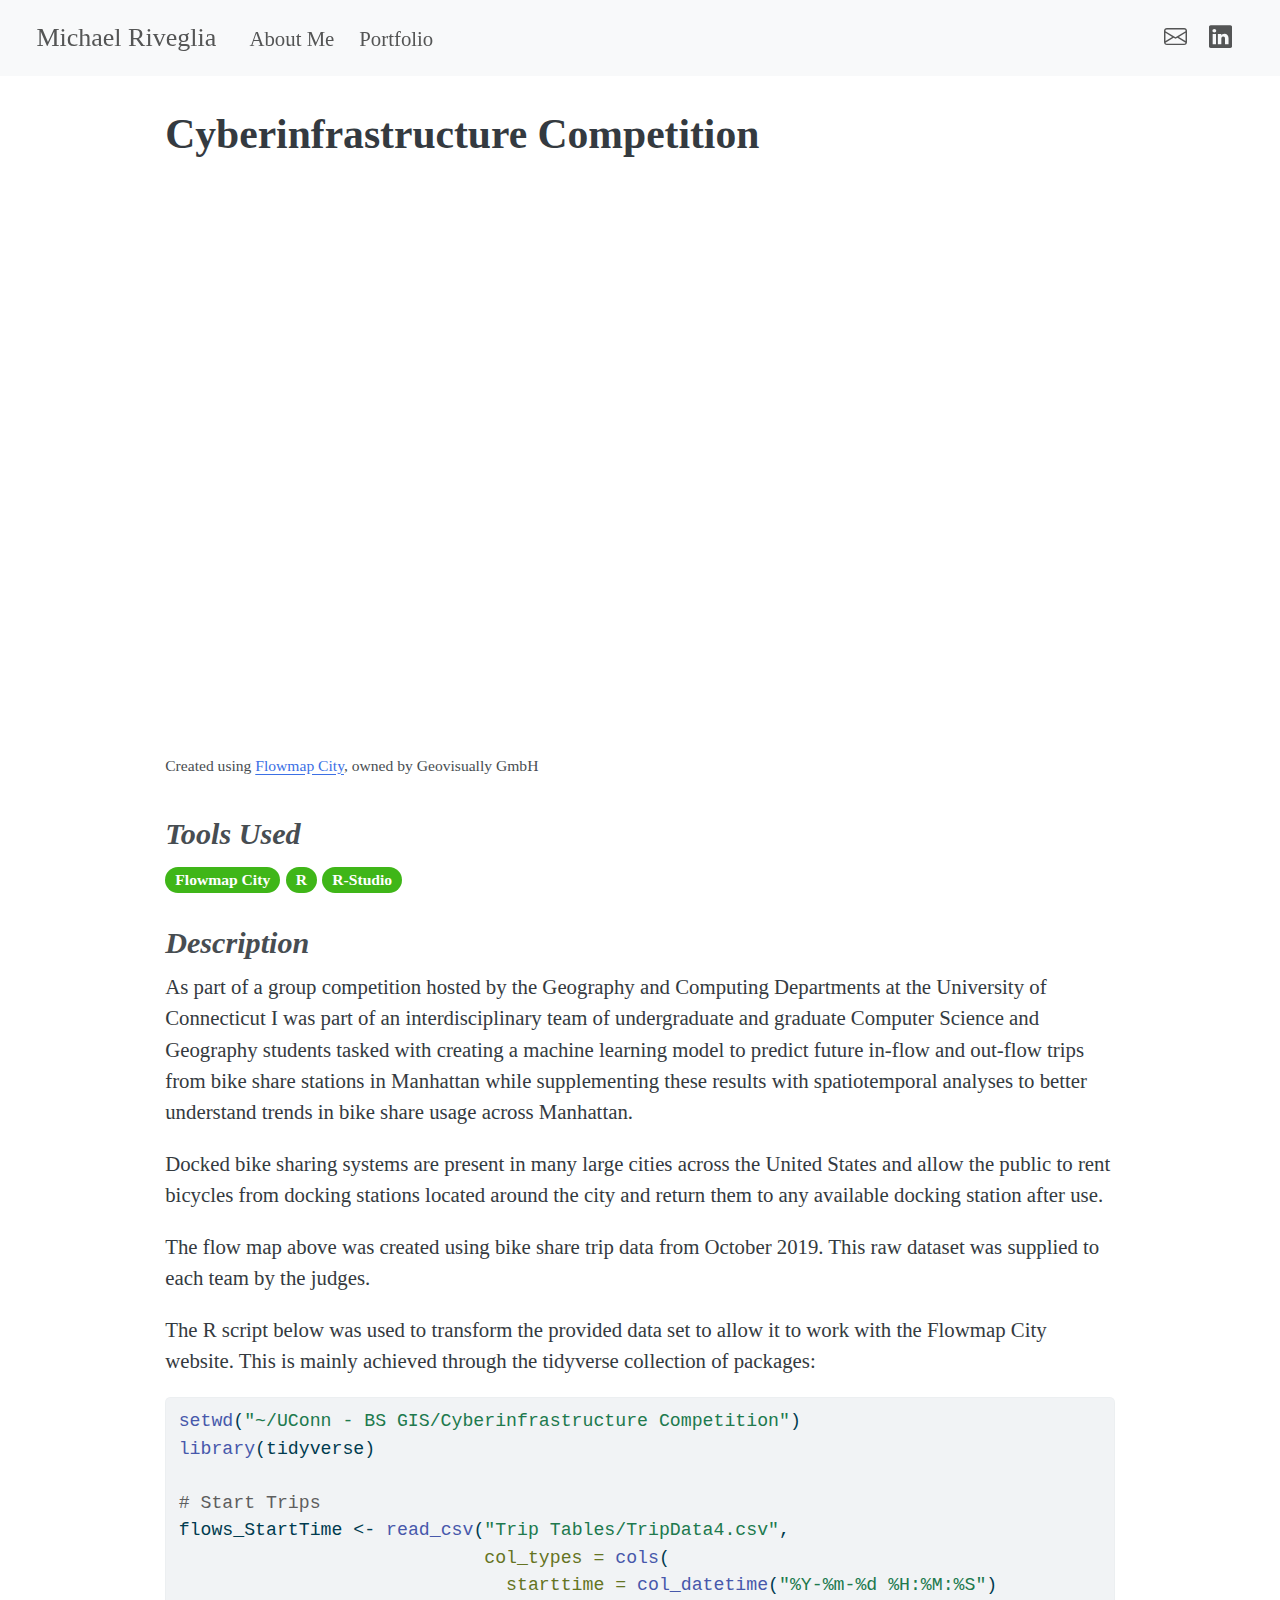
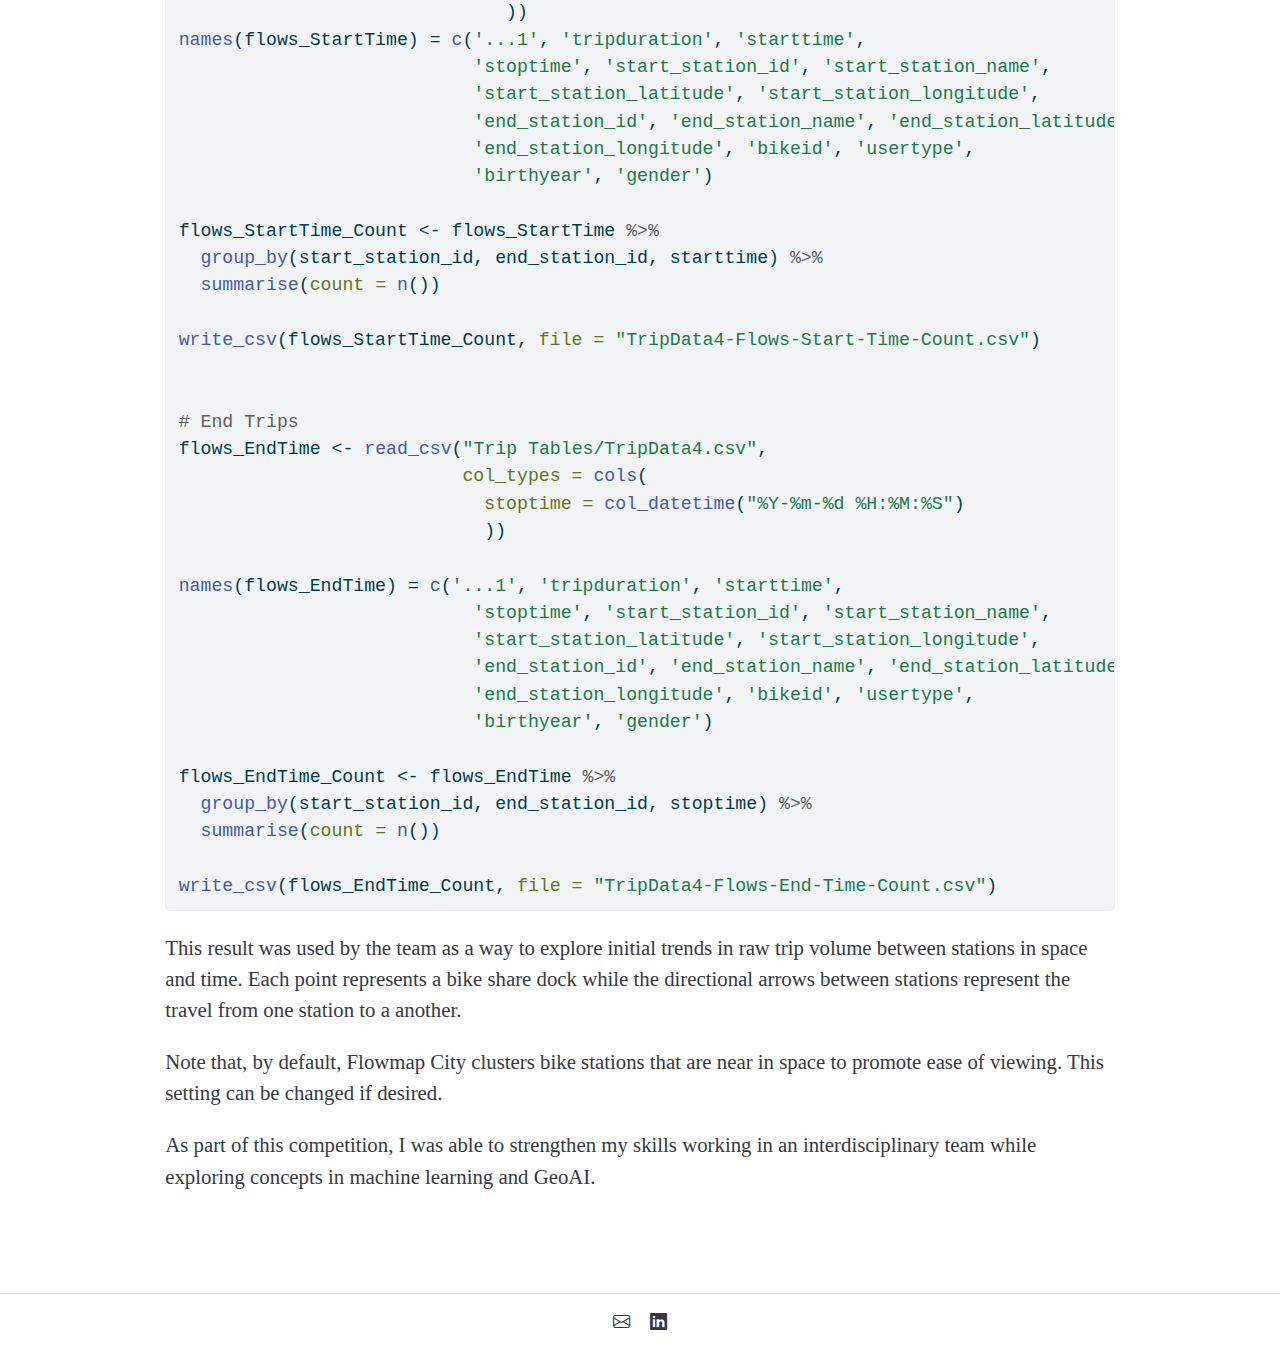
<file: docs/cyberinfrastructure-competition.html>
<!DOCTYPE html>
<html xmlns="http://www.w3.org/1999/xhtml" lang="en" xml:lang="en"><head>

<meta charset="utf-8">
<meta name="generator" content="quarto-1.4.553">

<meta name="viewport" content="width=device-width, initial-scale=1.0, user-scalable=yes">


<title>Michael Riveglia - Cyberinfrastructure Competition</title>
<style>
code{white-space: pre-wrap;}
span.smallcaps{font-variant: small-caps;}
div.columns{display: flex; gap: min(4vw, 1.5em);}
div.column{flex: auto; overflow-x: auto;}
div.hanging-indent{margin-left: 1.5em; text-indent: -1.5em;}
ul.task-list{list-style: none;}
ul.task-list li input[type="checkbox"] {
  width: 0.8em;
  margin: 0 0.8em 0.2em -1em; /* quarto-specific, see https://github.com/quarto-dev/quarto-cli/issues/4556 */ 
  vertical-align: middle;
}
/* CSS for syntax highlighting */
pre > code.sourceCode { white-space: pre; position: relative; }
pre > code.sourceCode > span { line-height: 1.25; }
pre > code.sourceCode > span:empty { height: 1.2em; }
.sourceCode { overflow: visible; }
code.sourceCode > span { color: inherit; text-decoration: inherit; }
div.sourceCode { margin: 1em 0; }
pre.sourceCode { margin: 0; }
@media screen {
div.sourceCode { overflow: auto; }
}
@media print {
pre > code.sourceCode { white-space: pre-wrap; }
pre > code.sourceCode > span { text-indent: -5em; padding-left: 5em; }
}
pre.numberSource code
  { counter-reset: source-line 0; }
pre.numberSource code > span
  { position: relative; left: -4em; counter-increment: source-line; }
pre.numberSource code > span > a:first-child::before
  { content: counter(source-line);
    position: relative; left: -1em; text-align: right; vertical-align: baseline;
    border: none; display: inline-block;
    -webkit-touch-callout: none; -webkit-user-select: none;
    -khtml-user-select: none; -moz-user-select: none;
    -ms-user-select: none; user-select: none;
    padding: 0 4px; width: 4em;
  }
pre.numberSource { margin-left: 3em;  padding-left: 4px; }
div.sourceCode
  {   }
@media screen {
pre > code.sourceCode > span > a:first-child::before { text-decoration: underline; }
}
</style>


<script src="site_libs/quarto-nav/quarto-nav.js"></script>
<script src="site_libs/quarto-nav/headroom.min.js"></script>
<script src="site_libs/clipboard/clipboard.min.js"></script>
<script src="site_libs/quarto-search/autocomplete.umd.js"></script>
<script src="site_libs/quarto-search/fuse.min.js"></script>
<script src="site_libs/quarto-search/quarto-search.js"></script>
<meta name="quarto:offset" content="./">
<script src="site_libs/quarto-html/quarto.js"></script>
<script src="site_libs/quarto-html/popper.min.js"></script>
<script src="site_libs/quarto-html/tippy.umd.min.js"></script>
<script src="site_libs/quarto-html/anchor.min.js"></script>
<link href="site_libs/quarto-html/tippy.css" rel="stylesheet">
<link href="site_libs/quarto-html/quarto-syntax-highlighting.css" rel="stylesheet" id="quarto-text-highlighting-styles">
<script src="site_libs/bootstrap/bootstrap.min.js"></script>
<link href="site_libs/bootstrap/bootstrap-icons.css" rel="stylesheet">
<link href="site_libs/bootstrap/bootstrap.min.css" rel="stylesheet" id="quarto-bootstrap" data-mode="light">
<script id="quarto-search-options" type="application/json">{
  "location": "sidebar",
  "copy-button": false,
  "collapse-after": 3,
  "panel-placement": "start",
  "type": "textbox",
  "limit": 50,
  "keyboard-shortcut": [
    "f",
    "/",
    "s"
  ],
  "language": {
    "search-no-results-text": "No results",
    "search-matching-documents-text": "matching documents",
    "search-copy-link-title": "Copy link to search",
    "search-hide-matches-text": "Hide additional matches",
    "search-more-match-text": "more match in this document",
    "search-more-matches-text": "more matches in this document",
    "search-clear-button-title": "Clear",
    "search-text-placeholder": "",
    "search-detached-cancel-button-title": "Cancel",
    "search-submit-button-title": "Submit",
    "search-label": "Search"
  }
}</script>


<link rel="stylesheet" href="styles.css">
</head>

<body class="nav-fixed fullcontent">

<div id="quarto-search-results"></div>
  <header id="quarto-header" class="headroom fixed-top">
    <nav class="navbar navbar-expand-lg " data-bs-theme="dark">
      <div class="navbar-container container-fluid">
      <div class="navbar-brand-container mx-auto">
    <a class="navbar-brand" href="./index.html">
    <span class="navbar-title">Michael Riveglia</span>
    </a>
  </div>
          <button class="navbar-toggler" type="button" data-bs-toggle="collapse" data-bs-target="#navbarCollapse" aria-controls="navbarCollapse" aria-expanded="false" aria-label="Toggle navigation" onclick="if (window.quartoToggleHeadroom) { window.quartoToggleHeadroom(); }">
  <span class="navbar-toggler-icon"></span>
</button>
          <div class="collapse navbar-collapse" id="navbarCollapse">
            <ul class="navbar-nav navbar-nav-scroll me-auto">
  <li class="nav-item">
    <a class="nav-link" href="./index.html"> 
<span class="menu-text">About Me</span></a>
  </li>  
  <li class="nav-item">
    <a class="nav-link" href="./portfolio.html"> 
<span class="menu-text">Portfolio</span></a>
  </li>  
</ul>
            <ul class="navbar-nav navbar-nav-scroll ms-auto">
  <li class="nav-item compact">
    <a class="nav-link" href="mailto:mfriveglia@gmail.com"> <i class="bi bi-envelope" role="img">
</i> 
<span class="menu-text"></span></a>
  </li>  
  <li class="nav-item compact">
    <a class="nav-link" href="https://www.linkedin.com/in/michael-riveglia/"> <i class="bi bi-linkedin" role="img">
</i> 
<span class="menu-text"></span></a>
  </li>  
</ul>
          </div> <!-- /navcollapse -->
          <div class="quarto-navbar-tools">
</div>
      </div> <!-- /container-fluid -->
    </nav>
</header>
<!-- content -->
<div id="quarto-content" class="quarto-container page-columns page-rows-contents page-layout-article page-navbar">
<!-- sidebar -->
<!-- margin-sidebar -->
    
<!-- main -->
<main class="content" id="quarto-document-content">

<header id="title-block-header" class="quarto-title-block default">
<div class="quarto-title">
<h1 class="title">Cyberinfrastructure Competition</h1>
</div>



<div class="quarto-title-meta">

    
  
    
  </div>
  


</header>


<iframe width="1000" height="550" src="https://app.flowmap.city/public/01a0dbe4-8cc1-4135-9ba1-a49ce81b4870" title="Flowmap"></iframe>
<section id="created-using-flowmap-city-owned-by-geovisually-gmbh" class="level6">
<h6 class="anchored" data-anchor-id="created-using-flowmap-city-owned-by-geovisually-gmbh"><sup>Created&nbsp;using&nbsp;<a href="https://www.flowmap.city/">Flowmap&nbsp;City</a>,&nbsp;owned&nbsp;by&nbsp;Geovisually&nbsp;GmbH</sup></h6>
</section>
<section id="tools-used" class="level3">
<h3 class="anchored" data-anchor-id="tools-used"><em>Tools Used</em></h3>
<p><span class="badge rounded-pill bg-success">Flowmap City</span> <span class="badge rounded-pill bg-success">R</span> <span class="badge rounded-pill bg-success">R-Studio</span></p>
</section>
<section id="description" class="level3">
<h3 class="anchored" data-anchor-id="description"><em>Description</em></h3>
<p>As part of a group competition hosted by the Geography and Computing Departments at the University of Connecticut I was part of an interdisciplinary team of undergraduate and graduate Computer Science and Geography students tasked with creating a machine learning model to predict future in-flow and out-flow trips from bike share stations in Manhattan while supplementing these results with spatiotemporal analyses to better understand trends in bike share usage across Manhattan.</p>
<p>Docked bike sharing systems are present in many large cities across the United States and allow the public to rent bicycles from docking stations located around the city and return them to any available docking station after use.</p>
<p>The flow map above was created using bike share trip data from October 2019. This raw dataset was supplied to each team by the judges.</p>
<p>The R script below was used to transform the provided data set to allow it to work with the Flowmap City website. This is mainly achieved through the tidyverse collection of packages:</p>
<div class="cell">
<div class="sourceCode cell-code" id="cb1"><pre class="sourceCode r code-with-copy"><code class="sourceCode r"><span id="cb1-1"><a href="#cb1-1" aria-hidden="true" tabindex="-1"></a><span class="fu">setwd</span>(<span class="st">"~/UConn - BS GIS/Cyberinfrastructure Competition"</span>)</span>
<span id="cb1-2"><a href="#cb1-2" aria-hidden="true" tabindex="-1"></a><span class="fu">library</span>(tidyverse)</span>
<span id="cb1-3"><a href="#cb1-3" aria-hidden="true" tabindex="-1"></a></span>
<span id="cb1-4"><a href="#cb1-4" aria-hidden="true" tabindex="-1"></a><span class="co"># Start Trips</span></span>
<span id="cb1-5"><a href="#cb1-5" aria-hidden="true" tabindex="-1"></a>flows_StartTime <span class="ot">&lt;-</span> <span class="fu">read_csv</span>(<span class="st">"Trip Tables/TripData4.csv"</span>,</span>
<span id="cb1-6"><a href="#cb1-6" aria-hidden="true" tabindex="-1"></a>                            <span class="at">col_types =</span> <span class="fu">cols</span>(</span>
<span id="cb1-7"><a href="#cb1-7" aria-hidden="true" tabindex="-1"></a>                              <span class="at">starttime =</span> <span class="fu">col_datetime</span>(<span class="st">"%Y-%m-%d %H:%M:%S"</span>)</span>
<span id="cb1-8"><a href="#cb1-8" aria-hidden="true" tabindex="-1"></a>                              ))</span>
<span id="cb1-9"><a href="#cb1-9" aria-hidden="true" tabindex="-1"></a><span class="fu">names</span>(flows_StartTime) <span class="ot">=</span> <span class="fu">c</span>(<span class="st">'...1'</span>, <span class="st">'tripduration'</span>, <span class="st">'starttime'</span>,</span>
<span id="cb1-10"><a href="#cb1-10" aria-hidden="true" tabindex="-1"></a>                           <span class="st">'stoptime'</span>, <span class="st">'start_station_id'</span>, <span class="st">'start_station_name'</span>,</span>
<span id="cb1-11"><a href="#cb1-11" aria-hidden="true" tabindex="-1"></a>                           <span class="st">'start_station_latitude'</span>, <span class="st">'start_station_longitude'</span>,</span>
<span id="cb1-12"><a href="#cb1-12" aria-hidden="true" tabindex="-1"></a>                           <span class="st">'end_station_id'</span>, <span class="st">'end_station_name'</span>, <span class="st">'end_station_latitude'</span>,</span>
<span id="cb1-13"><a href="#cb1-13" aria-hidden="true" tabindex="-1"></a>                           <span class="st">'end_station_longitude'</span>, <span class="st">'bikeid'</span>, <span class="st">'usertype'</span>,</span>
<span id="cb1-14"><a href="#cb1-14" aria-hidden="true" tabindex="-1"></a>                           <span class="st">'birthyear'</span>, <span class="st">'gender'</span>)</span>
<span id="cb1-15"><a href="#cb1-15" aria-hidden="true" tabindex="-1"></a></span>
<span id="cb1-16"><a href="#cb1-16" aria-hidden="true" tabindex="-1"></a>flows_StartTime_Count <span class="ot">&lt;-</span> flows_StartTime <span class="sc">%&gt;%</span></span>
<span id="cb1-17"><a href="#cb1-17" aria-hidden="true" tabindex="-1"></a>  <span class="fu">group_by</span>(start_station_id, end_station_id, starttime) <span class="sc">%&gt;%</span></span>
<span id="cb1-18"><a href="#cb1-18" aria-hidden="true" tabindex="-1"></a>  <span class="fu">summarise</span>(<span class="at">count =</span> <span class="fu">n</span>())</span>
<span id="cb1-19"><a href="#cb1-19" aria-hidden="true" tabindex="-1"></a></span>
<span id="cb1-20"><a href="#cb1-20" aria-hidden="true" tabindex="-1"></a><span class="fu">write_csv</span>(flows_StartTime_Count, <span class="at">file =</span> <span class="st">"TripData4-Flows-Start-Time-Count.csv"</span>)</span>
<span id="cb1-21"><a href="#cb1-21" aria-hidden="true" tabindex="-1"></a></span>
<span id="cb1-22"><a href="#cb1-22" aria-hidden="true" tabindex="-1"></a></span>
<span id="cb1-23"><a href="#cb1-23" aria-hidden="true" tabindex="-1"></a><span class="co"># End Trips</span></span>
<span id="cb1-24"><a href="#cb1-24" aria-hidden="true" tabindex="-1"></a>flows_EndTime <span class="ot">&lt;-</span> <span class="fu">read_csv</span>(<span class="st">"Trip Tables/TripData4.csv"</span>,</span>
<span id="cb1-25"><a href="#cb1-25" aria-hidden="true" tabindex="-1"></a>                          <span class="at">col_types =</span> <span class="fu">cols</span>(</span>
<span id="cb1-26"><a href="#cb1-26" aria-hidden="true" tabindex="-1"></a>                            <span class="at">stoptime =</span> <span class="fu">col_datetime</span>(<span class="st">"%Y-%m-%d %H:%M:%S"</span>)</span>
<span id="cb1-27"><a href="#cb1-27" aria-hidden="true" tabindex="-1"></a>                            ))</span>
<span id="cb1-28"><a href="#cb1-28" aria-hidden="true" tabindex="-1"></a></span>
<span id="cb1-29"><a href="#cb1-29" aria-hidden="true" tabindex="-1"></a><span class="fu">names</span>(flows_EndTime) <span class="ot">=</span> <span class="fu">c</span>(<span class="st">'...1'</span>, <span class="st">'tripduration'</span>, <span class="st">'starttime'</span>,</span>
<span id="cb1-30"><a href="#cb1-30" aria-hidden="true" tabindex="-1"></a>                           <span class="st">'stoptime'</span>, <span class="st">'start_station_id'</span>, <span class="st">'start_station_name'</span>,</span>
<span id="cb1-31"><a href="#cb1-31" aria-hidden="true" tabindex="-1"></a>                           <span class="st">'start_station_latitude'</span>, <span class="st">'start_station_longitude'</span>,</span>
<span id="cb1-32"><a href="#cb1-32" aria-hidden="true" tabindex="-1"></a>                           <span class="st">'end_station_id'</span>, <span class="st">'end_station_name'</span>, <span class="st">'end_station_latitude'</span>,</span>
<span id="cb1-33"><a href="#cb1-33" aria-hidden="true" tabindex="-1"></a>                           <span class="st">'end_station_longitude'</span>, <span class="st">'bikeid'</span>, <span class="st">'usertype'</span>,</span>
<span id="cb1-34"><a href="#cb1-34" aria-hidden="true" tabindex="-1"></a>                           <span class="st">'birthyear'</span>, <span class="st">'gender'</span>)</span>
<span id="cb1-35"><a href="#cb1-35" aria-hidden="true" tabindex="-1"></a></span>
<span id="cb1-36"><a href="#cb1-36" aria-hidden="true" tabindex="-1"></a>flows_EndTime_Count <span class="ot">&lt;-</span> flows_EndTime <span class="sc">%&gt;%</span></span>
<span id="cb1-37"><a href="#cb1-37" aria-hidden="true" tabindex="-1"></a>  <span class="fu">group_by</span>(start_station_id, end_station_id, stoptime) <span class="sc">%&gt;%</span></span>
<span id="cb1-38"><a href="#cb1-38" aria-hidden="true" tabindex="-1"></a>  <span class="fu">summarise</span>(<span class="at">count =</span> <span class="fu">n</span>())</span>
<span id="cb1-39"><a href="#cb1-39" aria-hidden="true" tabindex="-1"></a></span>
<span id="cb1-40"><a href="#cb1-40" aria-hidden="true" tabindex="-1"></a><span class="fu">write_csv</span>(flows_EndTime_Count, <span class="at">file =</span> <span class="st">"TripData4-Flows-End-Time-Count.csv"</span>)</span></code><button title="Copy to Clipboard" class="code-copy-button"><i class="bi"></i></button></pre></div>
</div>
<p>This result was used by the team as a way to explore initial trends in raw trip volume between stations in space and time. Each point represents a bike share dock while the directional arrows between stations represent the travel from one station to a another.</p>
<p>Note that, by default, Flowmap City clusters bike stations that are near in space to promote ease of viewing. This setting can be changed if desired.</p>
<p>As part of this competition, I was able to strengthen my skills working in an interdisciplinary team while exploring concepts in machine learning and GeoAI.</p>


</section>

</main> <!-- /main -->
<script id="quarto-html-after-body" type="application/javascript">
window.document.addEventListener("DOMContentLoaded", function (event) {
  const toggleBodyColorMode = (bsSheetEl) => {
    const mode = bsSheetEl.getAttribute("data-mode");
    const bodyEl = window.document.querySelector("body");
    if (mode === "dark") {
      bodyEl.classList.add("quarto-dark");
      bodyEl.classList.remove("quarto-light");
    } else {
      bodyEl.classList.add("quarto-light");
      bodyEl.classList.remove("quarto-dark");
    }
  }
  const toggleBodyColorPrimary = () => {
    const bsSheetEl = window.document.querySelector("link#quarto-bootstrap");
    if (bsSheetEl) {
      toggleBodyColorMode(bsSheetEl);
    }
  }
  toggleBodyColorPrimary();  
  const icon = "";
  const anchorJS = new window.AnchorJS();
  anchorJS.options = {
    placement: 'right',
    icon: icon
  };
  anchorJS.add('.anchored');
  const isCodeAnnotation = (el) => {
    for (const clz of el.classList) {
      if (clz.startsWith('code-annotation-')) {                     
        return true;
      }
    }
    return false;
  }
  const clipboard = new window.ClipboardJS('.code-copy-button', {
    text: function(trigger) {
      const codeEl = trigger.previousElementSibling.cloneNode(true);
      for (const childEl of codeEl.children) {
        if (isCodeAnnotation(childEl)) {
          childEl.remove();
        }
      }
      return codeEl.innerText;
    }
  });
  clipboard.on('success', function(e) {
    // button target
    const button = e.trigger;
    // don't keep focus
    button.blur();
    // flash "checked"
    button.classList.add('code-copy-button-checked');
    var currentTitle = button.getAttribute("title");
    button.setAttribute("title", "Copied!");
    let tooltip;
    if (window.bootstrap) {
      button.setAttribute("data-bs-toggle", "tooltip");
      button.setAttribute("data-bs-placement", "left");
      button.setAttribute("data-bs-title", "Copied!");
      tooltip = new bootstrap.Tooltip(button, 
        { trigger: "manual", 
          customClass: "code-copy-button-tooltip",
          offset: [0, -8]});
      tooltip.show();    
    }
    setTimeout(function() {
      if (tooltip) {
        tooltip.hide();
        button.removeAttribute("data-bs-title");
        button.removeAttribute("data-bs-toggle");
        button.removeAttribute("data-bs-placement");
      }
      button.setAttribute("title", currentTitle);
      button.classList.remove('code-copy-button-checked');
    }, 1000);
    // clear code selection
    e.clearSelection();
  });
    var localhostRegex = new RegExp(/^(?:http|https):\/\/localhost\:?[0-9]*\//);
    var mailtoRegex = new RegExp(/^mailto:/);
      var filterRegex = new RegExp('/' + window.location.host + '/');
    var isInternal = (href) => {
        return filterRegex.test(href) || localhostRegex.test(href) || mailtoRegex.test(href);
    }
    // Inspect non-navigation links and adorn them if external
 	var links = window.document.querySelectorAll('a[href]:not(.nav-link):not(.navbar-brand):not(.toc-action):not(.sidebar-link):not(.sidebar-item-toggle):not(.pagination-link):not(.no-external):not([aria-hidden]):not(.dropdown-item):not(.quarto-navigation-tool)');
    for (var i=0; i<links.length; i++) {
      const link = links[i];
      if (!isInternal(link.href)) {
        // undo the damage that might have been done by quarto-nav.js in the case of
        // links that we want to consider external
        if (link.dataset.originalHref !== undefined) {
          link.href = link.dataset.originalHref;
        }
      }
    }
  function tippyHover(el, contentFn, onTriggerFn, onUntriggerFn) {
    const config = {
      allowHTML: true,
      maxWidth: 500,
      delay: 100,
      arrow: false,
      appendTo: function(el) {
          return el.parentElement;
      },
      interactive: true,
      interactiveBorder: 10,
      theme: 'quarto',
      placement: 'bottom-start',
    };
    if (contentFn) {
      config.content = contentFn;
    }
    if (onTriggerFn) {
      config.onTrigger = onTriggerFn;
    }
    if (onUntriggerFn) {
      config.onUntrigger = onUntriggerFn;
    }
    window.tippy(el, config); 
  }
  const noterefs = window.document.querySelectorAll('a[role="doc-noteref"]');
  for (var i=0; i<noterefs.length; i++) {
    const ref = noterefs[i];
    tippyHover(ref, function() {
      // use id or data attribute instead here
      let href = ref.getAttribute('data-footnote-href') || ref.getAttribute('href');
      try { href = new URL(href).hash; } catch {}
      const id = href.replace(/^#\/?/, "");
      const note = window.document.getElementById(id);
      if (note) {
        return note.innerHTML;
      } else {
        return "";
      }
    });
  }
  const xrefs = window.document.querySelectorAll('a.quarto-xref');
  const processXRef = (id, note) => {
    // Strip column container classes
    const stripColumnClz = (el) => {
      el.classList.remove("page-full", "page-columns");
      if (el.children) {
        for (const child of el.children) {
          stripColumnClz(child);
        }
      }
    }
    stripColumnClz(note)
    if (id === null || id.startsWith('sec-')) {
      // Special case sections, only their first couple elements
      const container = document.createElement("div");
      if (note.children && note.children.length > 2) {
        container.appendChild(note.children[0].cloneNode(true));
        for (let i = 1; i < note.children.length; i++) {
          const child = note.children[i];
          if (child.tagName === "P" && child.innerText === "") {
            continue;
          } else {
            container.appendChild(child.cloneNode(true));
            break;
          }
        }
        if (window.Quarto?.typesetMath) {
          window.Quarto.typesetMath(container);
        }
        return container.innerHTML
      } else {
        if (window.Quarto?.typesetMath) {
          window.Quarto.typesetMath(note);
        }
        return note.innerHTML;
      }
    } else {
      // Remove any anchor links if they are present
      const anchorLink = note.querySelector('a.anchorjs-link');
      if (anchorLink) {
        anchorLink.remove();
      }
      if (window.Quarto?.typesetMath) {
        window.Quarto.typesetMath(note);
      }
      // TODO in 1.5, we should make sure this works without a callout special case
      if (note.classList.contains("callout")) {
        return note.outerHTML;
      } else {
        return note.innerHTML;
      }
    }
  }
  for (var i=0; i<xrefs.length; i++) {
    const xref = xrefs[i];
    tippyHover(xref, undefined, function(instance) {
      instance.disable();
      let url = xref.getAttribute('href');
      let hash = undefined; 
      if (url.startsWith('#')) {
        hash = url;
      } else {
        try { hash = new URL(url).hash; } catch {}
      }
      if (hash) {
        const id = hash.replace(/^#\/?/, "");
        const note = window.document.getElementById(id);
        if (note !== null) {
          try {
            const html = processXRef(id, note.cloneNode(true));
            instance.setContent(html);
          } finally {
            instance.enable();
            instance.show();
          }
        } else {
          // See if we can fetch this
          fetch(url.split('#')[0])
          .then(res => res.text())
          .then(html => {
            const parser = new DOMParser();
            const htmlDoc = parser.parseFromString(html, "text/html");
            const note = htmlDoc.getElementById(id);
            if (note !== null) {
              const html = processXRef(id, note);
              instance.setContent(html);
            } 
          }).finally(() => {
            instance.enable();
            instance.show();
          });
        }
      } else {
        // See if we can fetch a full url (with no hash to target)
        // This is a special case and we should probably do some content thinning / targeting
        fetch(url)
        .then(res => res.text())
        .then(html => {
          const parser = new DOMParser();
          const htmlDoc = parser.parseFromString(html, "text/html");
          const note = htmlDoc.querySelector('main.content');
          if (note !== null) {
            // This should only happen for chapter cross references
            // (since there is no id in the URL)
            // remove the first header
            if (note.children.length > 0 && note.children[0].tagName === "HEADER") {
              note.children[0].remove();
            }
            const html = processXRef(null, note);
            instance.setContent(html);
          } 
        }).finally(() => {
          instance.enable();
          instance.show();
        });
      }
    }, function(instance) {
    });
  }
      let selectedAnnoteEl;
      const selectorForAnnotation = ( cell, annotation) => {
        let cellAttr = 'data-code-cell="' + cell + '"';
        let lineAttr = 'data-code-annotation="' +  annotation + '"';
        const selector = 'span[' + cellAttr + '][' + lineAttr + ']';
        return selector;
      }
      const selectCodeLines = (annoteEl) => {
        const doc = window.document;
        const targetCell = annoteEl.getAttribute("data-target-cell");
        const targetAnnotation = annoteEl.getAttribute("data-target-annotation");
        const annoteSpan = window.document.querySelector(selectorForAnnotation(targetCell, targetAnnotation));
        const lines = annoteSpan.getAttribute("data-code-lines").split(",");
        const lineIds = lines.map((line) => {
          return targetCell + "-" + line;
        })
        let top = null;
        let height = null;
        let parent = null;
        if (lineIds.length > 0) {
            //compute the position of the single el (top and bottom and make a div)
            const el = window.document.getElementById(lineIds[0]);
            top = el.offsetTop;
            height = el.offsetHeight;
            parent = el.parentElement.parentElement;
          if (lineIds.length > 1) {
            const lastEl = window.document.getElementById(lineIds[lineIds.length - 1]);
            const bottom = lastEl.offsetTop + lastEl.offsetHeight;
            height = bottom - top;
          }
          if (top !== null && height !== null && parent !== null) {
            // cook up a div (if necessary) and position it 
            let div = window.document.getElementById("code-annotation-line-highlight");
            if (div === null) {
              div = window.document.createElement("div");
              div.setAttribute("id", "code-annotation-line-highlight");
              div.style.position = 'absolute';
              parent.appendChild(div);
            }
            div.style.top = top - 2 + "px";
            div.style.height = height + 4 + "px";
            div.style.left = 0;
            let gutterDiv = window.document.getElementById("code-annotation-line-highlight-gutter");
            if (gutterDiv === null) {
              gutterDiv = window.document.createElement("div");
              gutterDiv.setAttribute("id", "code-annotation-line-highlight-gutter");
              gutterDiv.style.position = 'absolute';
              const codeCell = window.document.getElementById(targetCell);
              const gutter = codeCell.querySelector('.code-annotation-gutter');
              gutter.appendChild(gutterDiv);
            }
            gutterDiv.style.top = top - 2 + "px";
            gutterDiv.style.height = height + 4 + "px";
          }
          selectedAnnoteEl = annoteEl;
        }
      };
      const unselectCodeLines = () => {
        const elementsIds = ["code-annotation-line-highlight", "code-annotation-line-highlight-gutter"];
        elementsIds.forEach((elId) => {
          const div = window.document.getElementById(elId);
          if (div) {
            div.remove();
          }
        });
        selectedAnnoteEl = undefined;
      };
        // Handle positioning of the toggle
    window.addEventListener(
      "resize",
      throttle(() => {
        elRect = undefined;
        if (selectedAnnoteEl) {
          selectCodeLines(selectedAnnoteEl);
        }
      }, 10)
    );
    function throttle(fn, ms) {
    let throttle = false;
    let timer;
      return (...args) => {
        if(!throttle) { // first call gets through
            fn.apply(this, args);
            throttle = true;
        } else { // all the others get throttled
            if(timer) clearTimeout(timer); // cancel #2
            timer = setTimeout(() => {
              fn.apply(this, args);
              timer = throttle = false;
            }, ms);
        }
      };
    }
      // Attach click handler to the DT
      const annoteDls = window.document.querySelectorAll('dt[data-target-cell]');
      for (const annoteDlNode of annoteDls) {
        annoteDlNode.addEventListener('click', (event) => {
          const clickedEl = event.target;
          if (clickedEl !== selectedAnnoteEl) {
            unselectCodeLines();
            const activeEl = window.document.querySelector('dt[data-target-cell].code-annotation-active');
            if (activeEl) {
              activeEl.classList.remove('code-annotation-active');
            }
            selectCodeLines(clickedEl);
            clickedEl.classList.add('code-annotation-active');
          } else {
            // Unselect the line
            unselectCodeLines();
            clickedEl.classList.remove('code-annotation-active');
          }
        });
      }
  const findCites = (el) => {
    const parentEl = el.parentElement;
    if (parentEl) {
      const cites = parentEl.dataset.cites;
      if (cites) {
        return {
          el,
          cites: cites.split(' ')
        };
      } else {
        return findCites(el.parentElement)
      }
    } else {
      return undefined;
    }
  };
  var bibliorefs = window.document.querySelectorAll('a[role="doc-biblioref"]');
  for (var i=0; i<bibliorefs.length; i++) {
    const ref = bibliorefs[i];
    const citeInfo = findCites(ref);
    if (citeInfo) {
      tippyHover(citeInfo.el, function() {
        var popup = window.document.createElement('div');
        citeInfo.cites.forEach(function(cite) {
          var citeDiv = window.document.createElement('div');
          citeDiv.classList.add('hanging-indent');
          citeDiv.classList.add('csl-entry');
          var biblioDiv = window.document.getElementById('ref-' + cite);
          if (biblioDiv) {
            citeDiv.innerHTML = biblioDiv.innerHTML;
          }
          popup.appendChild(citeDiv);
        });
        return popup.innerHTML;
      });
    }
  }
});
</script>
</div> <!-- /content -->
<footer class="footer">
  <div class="nav-footer">
    <div class="nav-footer-left">
      &nbsp;
    </div>   
    <div class="nav-footer-center">
      <ul class="footer-items list-unstyled">
    <li class="nav-item compact">
    <a class="nav-link" href="mailto:mfriveglia@gmail.com">
      <i class="bi bi-envelope" role="img">
</i> 
    </a>
  </li>  
    <li class="nav-item compact">
    <a class="nav-link" href="https://www.linkedin.com/in/michael-riveglia/">
      <i class="bi bi-linkedin" role="img">
</i> 
    </a>
  </li>  
</ul>
    </div>
    <div class="nav-footer-right">
      &nbsp;
    </div>
  </div>
</footer>




</body></html>
</file>
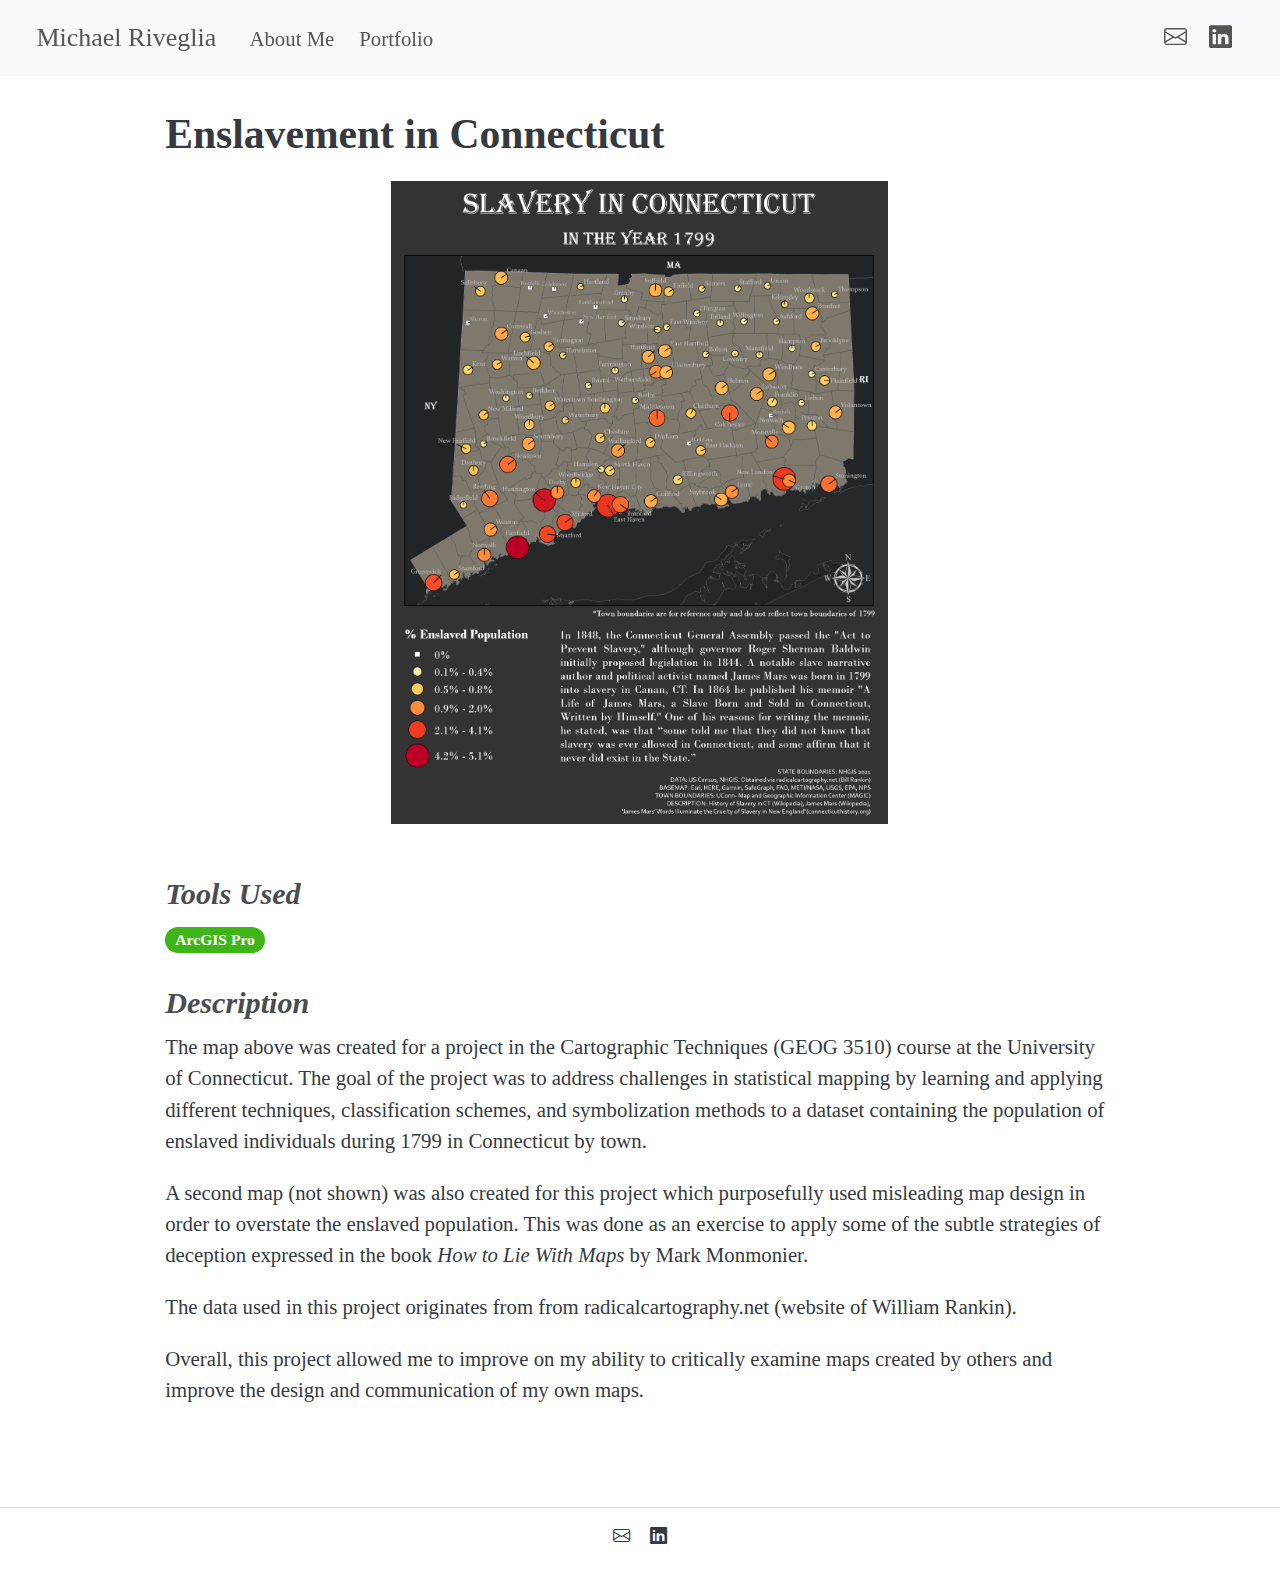
<file: docs/enslavement-in-connecticut.html>
<!DOCTYPE html>
<html xmlns="http://www.w3.org/1999/xhtml" lang="en" xml:lang="en"><head>

<meta charset="utf-8">
<meta name="generator" content="quarto-1.4.553">

<meta name="viewport" content="width=device-width, initial-scale=1.0, user-scalable=yes">


<title>Michael Riveglia - Enslavement in Connecticut</title>
<style>
code{white-space: pre-wrap;}
span.smallcaps{font-variant: small-caps;}
div.columns{display: flex; gap: min(4vw, 1.5em);}
div.column{flex: auto; overflow-x: auto;}
div.hanging-indent{margin-left: 1.5em; text-indent: -1.5em;}
ul.task-list{list-style: none;}
ul.task-list li input[type="checkbox"] {
  width: 0.8em;
  margin: 0 0.8em 0.2em -1em; /* quarto-specific, see https://github.com/quarto-dev/quarto-cli/issues/4556 */ 
  vertical-align: middle;
}
</style>


<script src="site_libs/quarto-nav/quarto-nav.js"></script>
<script src="site_libs/quarto-nav/headroom.min.js"></script>
<script src="site_libs/clipboard/clipboard.min.js"></script>
<script src="site_libs/quarto-search/autocomplete.umd.js"></script>
<script src="site_libs/quarto-search/fuse.min.js"></script>
<script src="site_libs/quarto-search/quarto-search.js"></script>
<meta name="quarto:offset" content="./">
<script src="site_libs/quarto-html/quarto.js"></script>
<script src="site_libs/quarto-html/popper.min.js"></script>
<script src="site_libs/quarto-html/tippy.umd.min.js"></script>
<script src="site_libs/quarto-html/anchor.min.js"></script>
<link href="site_libs/quarto-html/tippy.css" rel="stylesheet">
<link href="site_libs/quarto-html/quarto-syntax-highlighting.css" rel="stylesheet" id="quarto-text-highlighting-styles">
<script src="site_libs/bootstrap/bootstrap.min.js"></script>
<link href="site_libs/bootstrap/bootstrap-icons.css" rel="stylesheet">
<link href="site_libs/bootstrap/bootstrap.min.css" rel="stylesheet" id="quarto-bootstrap" data-mode="light">
<script id="quarto-search-options" type="application/json">{
  "location": "sidebar",
  "copy-button": false,
  "collapse-after": 3,
  "panel-placement": "start",
  "type": "textbox",
  "limit": 50,
  "keyboard-shortcut": [
    "f",
    "/",
    "s"
  ],
  "language": {
    "search-no-results-text": "No results",
    "search-matching-documents-text": "matching documents",
    "search-copy-link-title": "Copy link to search",
    "search-hide-matches-text": "Hide additional matches",
    "search-more-match-text": "more match in this document",
    "search-more-matches-text": "more matches in this document",
    "search-clear-button-title": "Clear",
    "search-text-placeholder": "",
    "search-detached-cancel-button-title": "Cancel",
    "search-submit-button-title": "Submit",
    "search-label": "Search"
  }
}</script>


<link rel="stylesheet" href="styles.css">
</head>

<body class="nav-fixed fullcontent">

<div id="quarto-search-results"></div>
  <header id="quarto-header" class="headroom fixed-top">
    <nav class="navbar navbar-expand-lg " data-bs-theme="dark">
      <div class="navbar-container container-fluid">
      <div class="navbar-brand-container mx-auto">
    <a class="navbar-brand" href="./index.html">
    <span class="navbar-title">Michael Riveglia</span>
    </a>
  </div>
          <button class="navbar-toggler" type="button" data-bs-toggle="collapse" data-bs-target="#navbarCollapse" aria-controls="navbarCollapse" aria-expanded="false" aria-label="Toggle navigation" onclick="if (window.quartoToggleHeadroom) { window.quartoToggleHeadroom(); }">
  <span class="navbar-toggler-icon"></span>
</button>
          <div class="collapse navbar-collapse" id="navbarCollapse">
            <ul class="navbar-nav navbar-nav-scroll me-auto">
  <li class="nav-item">
    <a class="nav-link" href="./index.html"> 
<span class="menu-text">About Me</span></a>
  </li>  
  <li class="nav-item">
    <a class="nav-link" href="./portfolio.html"> 
<span class="menu-text">Portfolio</span></a>
  </li>  
</ul>
            <ul class="navbar-nav navbar-nav-scroll ms-auto">
  <li class="nav-item compact">
    <a class="nav-link" href="mailto:mfriveglia@gmail.com"> <i class="bi bi-envelope" role="img">
</i> 
<span class="menu-text"></span></a>
  </li>  
  <li class="nav-item compact">
    <a class="nav-link" href="https://www.linkedin.com/in/michael-riveglia/"> <i class="bi bi-linkedin" role="img">
</i> 
<span class="menu-text"></span></a>
  </li>  
</ul>
          </div> <!-- /navcollapse -->
          <div class="quarto-navbar-tools">
</div>
      </div> <!-- /container-fluid -->
    </nav>
</header>
<!-- content -->
<div id="quarto-content" class="quarto-container page-columns page-rows-contents page-layout-article page-navbar">
<!-- sidebar -->
<!-- margin-sidebar -->
    
<!-- main -->
<main class="content" id="quarto-document-content">

<header id="title-block-header" class="quarto-title-block default">
<div class="quarto-title">
<h1 class="title">Enslavement in Connecticut</h1>
</div>



<div class="quarto-title-meta">

    
  
    
  </div>
  


</header>


<div class="quarto-figure quarto-figure-center">
<figure class="figure">
<p><img src="CT-Enslavement-Map.png" class="img-fluid quarto-figure quarto-figure-center figure-img" width="497"></p>
</figure>
</div>
<section id="tools-used" class="level3">
<h3 class="anchored" data-anchor-id="tools-used"><em>Tools Used</em></h3>
<p><span class="badge rounded-pill bg-success">ArcGIS Pro</span></p>
</section>
<section id="description" class="level3">
<h3 class="anchored" data-anchor-id="description"><em>Description</em></h3>
<p>The map above was created for a project in the Cartographic Techniques (GEOG 3510) course at the University of Connecticut. The goal of the project was to address challenges in statistical mapping by learning and applying different techniques, classification schemes, and symbolization methods to a dataset containing the population of enslaved individuals during 1799 in Connecticut by town.</p>
<p>A second map (not shown) was also created for this project which purposefully used misleading map design in order to overstate the enslaved population. This was done as an exercise to apply some of the subtle strategies of deception expressed in the book <em>How to Lie With Maps</em> by Mark Monmonier.</p>
<p>The data used in this project originates from from radicalcartography.net (website of William Rankin).</p>
<p>Overall, this project allowed me to improve on my ability to critically examine maps created by others and improve the design and communication of my own maps.</p>


</section>

</main> <!-- /main -->
<script id="quarto-html-after-body" type="application/javascript">
window.document.addEventListener("DOMContentLoaded", function (event) {
  const toggleBodyColorMode = (bsSheetEl) => {
    const mode = bsSheetEl.getAttribute("data-mode");
    const bodyEl = window.document.querySelector("body");
    if (mode === "dark") {
      bodyEl.classList.add("quarto-dark");
      bodyEl.classList.remove("quarto-light");
    } else {
      bodyEl.classList.add("quarto-light");
      bodyEl.classList.remove("quarto-dark");
    }
  }
  const toggleBodyColorPrimary = () => {
    const bsSheetEl = window.document.querySelector("link#quarto-bootstrap");
    if (bsSheetEl) {
      toggleBodyColorMode(bsSheetEl);
    }
  }
  toggleBodyColorPrimary();  
  const icon = "";
  const anchorJS = new window.AnchorJS();
  anchorJS.options = {
    placement: 'right',
    icon: icon
  };
  anchorJS.add('.anchored');
  const isCodeAnnotation = (el) => {
    for (const clz of el.classList) {
      if (clz.startsWith('code-annotation-')) {                     
        return true;
      }
    }
    return false;
  }
  const clipboard = new window.ClipboardJS('.code-copy-button', {
    text: function(trigger) {
      const codeEl = trigger.previousElementSibling.cloneNode(true);
      for (const childEl of codeEl.children) {
        if (isCodeAnnotation(childEl)) {
          childEl.remove();
        }
      }
      return codeEl.innerText;
    }
  });
  clipboard.on('success', function(e) {
    // button target
    const button = e.trigger;
    // don't keep focus
    button.blur();
    // flash "checked"
    button.classList.add('code-copy-button-checked');
    var currentTitle = button.getAttribute("title");
    button.setAttribute("title", "Copied!");
    let tooltip;
    if (window.bootstrap) {
      button.setAttribute("data-bs-toggle", "tooltip");
      button.setAttribute("data-bs-placement", "left");
      button.setAttribute("data-bs-title", "Copied!");
      tooltip = new bootstrap.Tooltip(button, 
        { trigger: "manual", 
          customClass: "code-copy-button-tooltip",
          offset: [0, -8]});
      tooltip.show();    
    }
    setTimeout(function() {
      if (tooltip) {
        tooltip.hide();
        button.removeAttribute("data-bs-title");
        button.removeAttribute("data-bs-toggle");
        button.removeAttribute("data-bs-placement");
      }
      button.setAttribute("title", currentTitle);
      button.classList.remove('code-copy-button-checked');
    }, 1000);
    // clear code selection
    e.clearSelection();
  });
    var localhostRegex = new RegExp(/^(?:http|https):\/\/localhost\:?[0-9]*\//);
    var mailtoRegex = new RegExp(/^mailto:/);
      var filterRegex = new RegExp('/' + window.location.host + '/');
    var isInternal = (href) => {
        return filterRegex.test(href) || localhostRegex.test(href) || mailtoRegex.test(href);
    }
    // Inspect non-navigation links and adorn them if external
 	var links = window.document.querySelectorAll('a[href]:not(.nav-link):not(.navbar-brand):not(.toc-action):not(.sidebar-link):not(.sidebar-item-toggle):not(.pagination-link):not(.no-external):not([aria-hidden]):not(.dropdown-item):not(.quarto-navigation-tool)');
    for (var i=0; i<links.length; i++) {
      const link = links[i];
      if (!isInternal(link.href)) {
        // undo the damage that might have been done by quarto-nav.js in the case of
        // links that we want to consider external
        if (link.dataset.originalHref !== undefined) {
          link.href = link.dataset.originalHref;
        }
      }
    }
  function tippyHover(el, contentFn, onTriggerFn, onUntriggerFn) {
    const config = {
      allowHTML: true,
      maxWidth: 500,
      delay: 100,
      arrow: false,
      appendTo: function(el) {
          return el.parentElement;
      },
      interactive: true,
      interactiveBorder: 10,
      theme: 'quarto',
      placement: 'bottom-start',
    };
    if (contentFn) {
      config.content = contentFn;
    }
    if (onTriggerFn) {
      config.onTrigger = onTriggerFn;
    }
    if (onUntriggerFn) {
      config.onUntrigger = onUntriggerFn;
    }
    window.tippy(el, config); 
  }
  const noterefs = window.document.querySelectorAll('a[role="doc-noteref"]');
  for (var i=0; i<noterefs.length; i++) {
    const ref = noterefs[i];
    tippyHover(ref, function() {
      // use id or data attribute instead here
      let href = ref.getAttribute('data-footnote-href') || ref.getAttribute('href');
      try { href = new URL(href).hash; } catch {}
      const id = href.replace(/^#\/?/, "");
      const note = window.document.getElementById(id);
      if (note) {
        return note.innerHTML;
      } else {
        return "";
      }
    });
  }
  const xrefs = window.document.querySelectorAll('a.quarto-xref');
  const processXRef = (id, note) => {
    // Strip column container classes
    const stripColumnClz = (el) => {
      el.classList.remove("page-full", "page-columns");
      if (el.children) {
        for (const child of el.children) {
          stripColumnClz(child);
        }
      }
    }
    stripColumnClz(note)
    if (id === null || id.startsWith('sec-')) {
      // Special case sections, only their first couple elements
      const container = document.createElement("div");
      if (note.children && note.children.length > 2) {
        container.appendChild(note.children[0].cloneNode(true));
        for (let i = 1; i < note.children.length; i++) {
          const child = note.children[i];
          if (child.tagName === "P" && child.innerText === "") {
            continue;
          } else {
            container.appendChild(child.cloneNode(true));
            break;
          }
        }
        if (window.Quarto?.typesetMath) {
          window.Quarto.typesetMath(container);
        }
        return container.innerHTML
      } else {
        if (window.Quarto?.typesetMath) {
          window.Quarto.typesetMath(note);
        }
        return note.innerHTML;
      }
    } else {
      // Remove any anchor links if they are present
      const anchorLink = note.querySelector('a.anchorjs-link');
      if (anchorLink) {
        anchorLink.remove();
      }
      if (window.Quarto?.typesetMath) {
        window.Quarto.typesetMath(note);
      }
      // TODO in 1.5, we should make sure this works without a callout special case
      if (note.classList.contains("callout")) {
        return note.outerHTML;
      } else {
        return note.innerHTML;
      }
    }
  }
  for (var i=0; i<xrefs.length; i++) {
    const xref = xrefs[i];
    tippyHover(xref, undefined, function(instance) {
      instance.disable();
      let url = xref.getAttribute('href');
      let hash = undefined; 
      if (url.startsWith('#')) {
        hash = url;
      } else {
        try { hash = new URL(url).hash; } catch {}
      }
      if (hash) {
        const id = hash.replace(/^#\/?/, "");
        const note = window.document.getElementById(id);
        if (note !== null) {
          try {
            const html = processXRef(id, note.cloneNode(true));
            instance.setContent(html);
          } finally {
            instance.enable();
            instance.show();
          }
        } else {
          // See if we can fetch this
          fetch(url.split('#')[0])
          .then(res => res.text())
          .then(html => {
            const parser = new DOMParser();
            const htmlDoc = parser.parseFromString(html, "text/html");
            const note = htmlDoc.getElementById(id);
            if (note !== null) {
              const html = processXRef(id, note);
              instance.setContent(html);
            } 
          }).finally(() => {
            instance.enable();
            instance.show();
          });
        }
      } else {
        // See if we can fetch a full url (with no hash to target)
        // This is a special case and we should probably do some content thinning / targeting
        fetch(url)
        .then(res => res.text())
        .then(html => {
          const parser = new DOMParser();
          const htmlDoc = parser.parseFromString(html, "text/html");
          const note = htmlDoc.querySelector('main.content');
          if (note !== null) {
            // This should only happen for chapter cross references
            // (since there is no id in the URL)
            // remove the first header
            if (note.children.length > 0 && note.children[0].tagName === "HEADER") {
              note.children[0].remove();
            }
            const html = processXRef(null, note);
            instance.setContent(html);
          } 
        }).finally(() => {
          instance.enable();
          instance.show();
        });
      }
    }, function(instance) {
    });
  }
      let selectedAnnoteEl;
      const selectorForAnnotation = ( cell, annotation) => {
        let cellAttr = 'data-code-cell="' + cell + '"';
        let lineAttr = 'data-code-annotation="' +  annotation + '"';
        const selector = 'span[' + cellAttr + '][' + lineAttr + ']';
        return selector;
      }
      const selectCodeLines = (annoteEl) => {
        const doc = window.document;
        const targetCell = annoteEl.getAttribute("data-target-cell");
        const targetAnnotation = annoteEl.getAttribute("data-target-annotation");
        const annoteSpan = window.document.querySelector(selectorForAnnotation(targetCell, targetAnnotation));
        const lines = annoteSpan.getAttribute("data-code-lines").split(",");
        const lineIds = lines.map((line) => {
          return targetCell + "-" + line;
        })
        let top = null;
        let height = null;
        let parent = null;
        if (lineIds.length > 0) {
            //compute the position of the single el (top and bottom and make a div)
            const el = window.document.getElementById(lineIds[0]);
            top = el.offsetTop;
            height = el.offsetHeight;
            parent = el.parentElement.parentElement;
          if (lineIds.length > 1) {
            const lastEl = window.document.getElementById(lineIds[lineIds.length - 1]);
            const bottom = lastEl.offsetTop + lastEl.offsetHeight;
            height = bottom - top;
          }
          if (top !== null && height !== null && parent !== null) {
            // cook up a div (if necessary) and position it 
            let div = window.document.getElementById("code-annotation-line-highlight");
            if (div === null) {
              div = window.document.createElement("div");
              div.setAttribute("id", "code-annotation-line-highlight");
              div.style.position = 'absolute';
              parent.appendChild(div);
            }
            div.style.top = top - 2 + "px";
            div.style.height = height + 4 + "px";
            div.style.left = 0;
            let gutterDiv = window.document.getElementById("code-annotation-line-highlight-gutter");
            if (gutterDiv === null) {
              gutterDiv = window.document.createElement("div");
              gutterDiv.setAttribute("id", "code-annotation-line-highlight-gutter");
              gutterDiv.style.position = 'absolute';
              const codeCell = window.document.getElementById(targetCell);
              const gutter = codeCell.querySelector('.code-annotation-gutter');
              gutter.appendChild(gutterDiv);
            }
            gutterDiv.style.top = top - 2 + "px";
            gutterDiv.style.height = height + 4 + "px";
          }
          selectedAnnoteEl = annoteEl;
        }
      };
      const unselectCodeLines = () => {
        const elementsIds = ["code-annotation-line-highlight", "code-annotation-line-highlight-gutter"];
        elementsIds.forEach((elId) => {
          const div = window.document.getElementById(elId);
          if (div) {
            div.remove();
          }
        });
        selectedAnnoteEl = undefined;
      };
        // Handle positioning of the toggle
    window.addEventListener(
      "resize",
      throttle(() => {
        elRect = undefined;
        if (selectedAnnoteEl) {
          selectCodeLines(selectedAnnoteEl);
        }
      }, 10)
    );
    function throttle(fn, ms) {
    let throttle = false;
    let timer;
      return (...args) => {
        if(!throttle) { // first call gets through
            fn.apply(this, args);
            throttle = true;
        } else { // all the others get throttled
            if(timer) clearTimeout(timer); // cancel #2
            timer = setTimeout(() => {
              fn.apply(this, args);
              timer = throttle = false;
            }, ms);
        }
      };
    }
      // Attach click handler to the DT
      const annoteDls = window.document.querySelectorAll('dt[data-target-cell]');
      for (const annoteDlNode of annoteDls) {
        annoteDlNode.addEventListener('click', (event) => {
          const clickedEl = event.target;
          if (clickedEl !== selectedAnnoteEl) {
            unselectCodeLines();
            const activeEl = window.document.querySelector('dt[data-target-cell].code-annotation-active');
            if (activeEl) {
              activeEl.classList.remove('code-annotation-active');
            }
            selectCodeLines(clickedEl);
            clickedEl.classList.add('code-annotation-active');
          } else {
            // Unselect the line
            unselectCodeLines();
            clickedEl.classList.remove('code-annotation-active');
          }
        });
      }
  const findCites = (el) => {
    const parentEl = el.parentElement;
    if (parentEl) {
      const cites = parentEl.dataset.cites;
      if (cites) {
        return {
          el,
          cites: cites.split(' ')
        };
      } else {
        return findCites(el.parentElement)
      }
    } else {
      return undefined;
    }
  };
  var bibliorefs = window.document.querySelectorAll('a[role="doc-biblioref"]');
  for (var i=0; i<bibliorefs.length; i++) {
    const ref = bibliorefs[i];
    const citeInfo = findCites(ref);
    if (citeInfo) {
      tippyHover(citeInfo.el, function() {
        var popup = window.document.createElement('div');
        citeInfo.cites.forEach(function(cite) {
          var citeDiv = window.document.createElement('div');
          citeDiv.classList.add('hanging-indent');
          citeDiv.classList.add('csl-entry');
          var biblioDiv = window.document.getElementById('ref-' + cite);
          if (biblioDiv) {
            citeDiv.innerHTML = biblioDiv.innerHTML;
          }
          popup.appendChild(citeDiv);
        });
        return popup.innerHTML;
      });
    }
  }
});
</script>
</div> <!-- /content -->
<footer class="footer">
  <div class="nav-footer">
    <div class="nav-footer-left">
      &nbsp;
    </div>   
    <div class="nav-footer-center">
      <ul class="footer-items list-unstyled">
    <li class="nav-item compact">
    <a class="nav-link" href="mailto:mfriveglia@gmail.com">
      <i class="bi bi-envelope" role="img">
</i> 
    </a>
  </li>  
    <li class="nav-item compact">
    <a class="nav-link" href="https://www.linkedin.com/in/michael-riveglia/">
      <i class="bi bi-linkedin" role="img">
</i> 
    </a>
  </li>  
</ul>
    </div>
    <div class="nav-footer-right">
      &nbsp;
    </div>
  </div>
</footer>




</body></html>
</file>
<file: docs/site_libs/quarto-html/tippy.css>
.tippy-box[data-animation=fade][data-state=hidden]{opacity:0}[data-tippy-root]{max-width:calc(100vw - 10px)}.tippy-box{position:relative;background-color:#333;color:#fff;border-radius:4px;font-size:14px;line-height:1.4;white-space:normal;outline:0;transition-property:transform,visibility,opacity}.tippy-box[data-placement^=top]>.tippy-arrow{bottom:0}.tippy-box[data-placement^=top]>.tippy-arrow:before{bottom:-7px;left:0;border-width:8px 8px 0;border-top-color:initial;transform-origin:center top}.tippy-box[data-placement^=bottom]>.tippy-arrow{top:0}.tippy-box[data-placement^=bottom]>.tippy-arrow:before{top:-7px;left:0;border-width:0 8px 8px;border-bottom-color:initial;transform-origin:center bottom}.tippy-box[data-placement^=left]>.tippy-arrow{right:0}.tippy-box[data-placement^=left]>.tippy-arrow:before{border-width:8px 0 8px 8px;border-left-color:initial;right:-7px;transform-origin:center left}.tippy-box[data-placement^=right]>.tippy-arrow{left:0}.tippy-box[data-placement^=right]>.tippy-arrow:before{left:-7px;border-width:8px 8px 8px 0;border-right-color:initial;transform-origin:center right}.tippy-box[data-inertia][data-state=visible]{transition-timing-function:cubic-bezier(.54,1.5,.38,1.11)}.tippy-arrow{width:16px;height:16px;color:#333}.tippy-arrow:before{content:"";position:absolute;border-color:transparent;border-style:solid}.tippy-content{position:relative;padding:5px 9px;z-index:1}
</file>
<file: docs/site_libs/quarto-html/quarto-syntax-highlighting.css>
/* quarto syntax highlight colors */
:root {
  --quarto-hl-ot-color: #003B4F;
  --quarto-hl-at-color: #657422;
  --quarto-hl-ss-color: #20794D;
  --quarto-hl-an-color: #5E5E5E;
  --quarto-hl-fu-color: #4758AB;
  --quarto-hl-st-color: #20794D;
  --quarto-hl-cf-color: #003B4F;
  --quarto-hl-op-color: #5E5E5E;
  --quarto-hl-er-color: #AD0000;
  --quarto-hl-bn-color: #AD0000;
  --quarto-hl-al-color: #AD0000;
  --quarto-hl-va-color: #111111;
  --quarto-hl-bu-color: inherit;
  --quarto-hl-ex-color: inherit;
  --quarto-hl-pp-color: #AD0000;
  --quarto-hl-in-color: #5E5E5E;
  --quarto-hl-vs-color: #20794D;
  --quarto-hl-wa-color: #5E5E5E;
  --quarto-hl-do-color: #5E5E5E;
  --quarto-hl-im-color: #00769E;
  --quarto-hl-ch-color: #20794D;
  --quarto-hl-dt-color: #AD0000;
  --quarto-hl-fl-color: #AD0000;
  --quarto-hl-co-color: #5E5E5E;
  --quarto-hl-cv-color: #5E5E5E;
  --quarto-hl-cn-color: #8f5902;
  --quarto-hl-sc-color: #5E5E5E;
  --quarto-hl-dv-color: #AD0000;
  --quarto-hl-kw-color: #003B4F;
}

/* other quarto variables */
:root {
  --quarto-font-monospace: SFMono-Regular, Menlo, Monaco, Consolas, "Liberation Mono", "Courier New", monospace;
}

pre > code.sourceCode > span {
  color: #003B4F;
}

code span {
  color: #003B4F;
}

code.sourceCode > span {
  color: #003B4F;
}

div.sourceCode,
div.sourceCode pre.sourceCode {
  color: #003B4F;
}

code span.ot {
  color: #003B4F;
  font-style: inherit;
}

code span.at {
  color: #657422;
  font-style: inherit;
}

code span.ss {
  color: #20794D;
  font-style: inherit;
}

code span.an {
  color: #5E5E5E;
  font-style: inherit;
}

code span.fu {
  color: #4758AB;
  font-style: inherit;
}

code span.st {
  color: #20794D;
  font-style: inherit;
}

code span.cf {
  color: #003B4F;
  font-style: inherit;
}

code span.op {
  color: #5E5E5E;
  font-style: inherit;
}

code span.er {
  color: #AD0000;
  font-style: inherit;
}

code span.bn {
  color: #AD0000;
  font-style: inherit;
}

code span.al {
  color: #AD0000;
  font-style: inherit;
}

code span.va {
  color: #111111;
  font-style: inherit;
}

code span.bu {
  font-style: inherit;
}

code span.ex {
  font-style: inherit;
}

code span.pp {
  color: #AD0000;
  font-style: inherit;
}

code span.in {
  color: #5E5E5E;
  font-style: inherit;
}

code span.vs {
  color: #20794D;
  font-style: inherit;
}

code span.wa {
  color: #5E5E5E;
  font-style: italic;
}

code span.do {
  color: #5E5E5E;
  font-style: italic;
}

code span.im {
  color: #00769E;
  font-style: inherit;
}

code span.ch {
  color: #20794D;
  font-style: inherit;
}

code span.dt {
  color: #AD0000;
  font-style: inherit;
}

code span.fl {
  color: #AD0000;
  font-style: inherit;
}

code span.co {
  color: #5E5E5E;
  font-style: inherit;
}

code span.cv {
  color: #5E5E5E;
  font-style: italic;
}

code span.cn {
  color: #8f5902;
  font-style: inherit;
}

code span.sc {
  color: #5E5E5E;
  font-style: inherit;
}

code span.dv {
  color: #AD0000;
  font-style: inherit;
}

code span.kw {
  color: #003B4F;
  font-style: inherit;
}

.prevent-inlining {
  content: "</";
}

/*# sourceMappingURL=debc5d5d77c3f9108843748ff7464032.css.map */
</file>
<file: docs/styles.css>
/* css styles */
</file>
